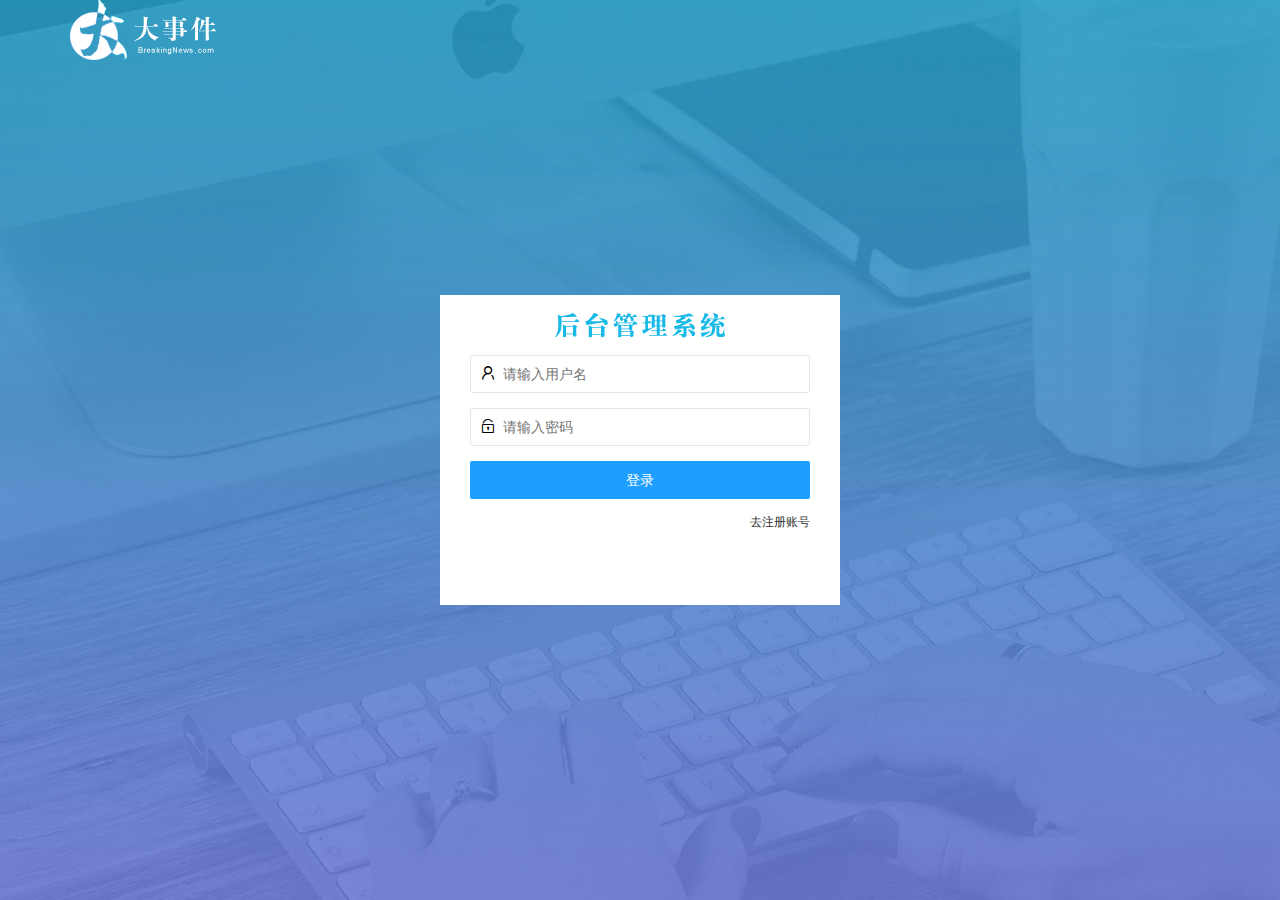
<file: login.html>
<!DOCTYPE html>
<html lang="en">
  <head>
    <meta charset="UTF-8" />
    <meta http-equiv="X-UA-Compatible" content="IE=edge" />
    <meta name="viewport" content="width=device-width, initial-scale=1.0" />
    <title>大事件-登录</title>
    <!-- 导入 LayUI 样式 -->
    <link rel="stylesheet" href="/assets/lib/layui/css/layui.css" />
    <!-- 导入自定义样式 -->
    <link rel="stylesheet" href="/assets/css/login.css" />
  </head>

  <body>
    <!-- 头部 logo 区域 -->
    <div class="layui-main">
      <img src="/assets/images/logo.png" alt="" />
    </div>

    <!-- 登录注册区域 -->
    <div class="loginAndRegBox">
      <!-- 登录标题 -->
      <div class="title-box"></div>
      <!-- 登录 -->
      <div class="login-box">
        <form class="layui-form" id="form_login">
          <!-- 用户名 -->
          <div class="layui-form-item">
            <!-- input框中的字体图标 -->
            <i class="layui-icon layui-icon-username"></i>
            <input
              type="text"
              name="username"
              required
              lay-verify="required"
              placeholder="请输入用户名"
              autocomplete="off"
              class="layui-input"
            />
          </div>

          <!-- 密码 -->
          <div class="layui-form-item">
            <!-- input框中的字体图标 -->
            <i class="layui-icon layui-icon-password"></i>
            <input
              type="password"
              name="password"
              required
              lay-verify="required"
              placeholder="请输入密码"
              autocomplete="off"
              class="layui-input"
            />
          </div>

          <!-- 登录按钮 -->
          <div class="layui-form-item">
            <!-- 注意：表单提交按钮和普通按钮的区别，就是 lay-submit 属性 -->
            <button
              class="layui-btn layui-btn-normal layui-btn-fluid"
              lay-submit
            >
              登录
            </button>
          </div>
          <div class="layui-form-item link">
            <a href="javascript:;" id="link_reg">去注册账号</a>
          </div>
        </form>
      </div>
      <!-- 注册 -->
      <div class="reg-box">
        <form class="layui-form" id="form_reg">
          <!-- 用户名 -->
          <div class="layui-form-item">
            <i class="layui-icon layui-icon-username"></i>
            <input
              type="text"
              name="username"
              required
              lay-verify="required"
              placeholder="请输入用户名"
              autocomplete="off"
              class="layui-input"
            />
          </div>

          <!-- 密码 -->
          <div class="layui-form-item">
            <i class="layui-icon layui-icon-password"></i>
            <input
              type="password"
              name="password"
              required
              lay-verify="required|password"
              placeholder="请输入密码"
              autocomplete="off"
              class="layui-input"
            />
          </div>

          <!-- 确认密码 -->
          <div class="layui-form-item">
            <i class="layui-icon layui-icon-password"></i>
            <input
              type="password"
              name="repassword"
              required
              lay-verify="required|password|repwd"
              placeholder="再次确认密码"
              autocomplete="off"
              class="layui-input"
            />
          </div>

          <!-- 注册按钮 -->
          <div class="layui-form-item">
            <!-- 注意：表单提交按钮和普通按钮的区别，就是 lay-submit 属性 -->
            <button
              class="layui-btn layui-btn-normal layui-btn-fluid"
              lay-submit
            >
              注册
            </button>
          </div>
          <div class="layui-form-item link">
            <a href="javascript:;" id="link_login">去登录</a>
          </div>
        </form>
      </div>
    </div>

    <!-- 要使用layui来校验密码，导入layui.js文件 -->
    <script src="/assets/lib/layui/layui.all.js"></script>
    <!-- 用jquery写，要引入jquery.js文件 -->
    <script src="/assets/lib/jquery.js"></script>

    <!-- 引入请求拦截器的js文件 -->
    <script src="/assets/js/baseAPI.js"></script>
    <!-- 引入自己的login的js文件 -->
    <script src="/assets/js/login.js"></script>
  </body>
</html>
</file>
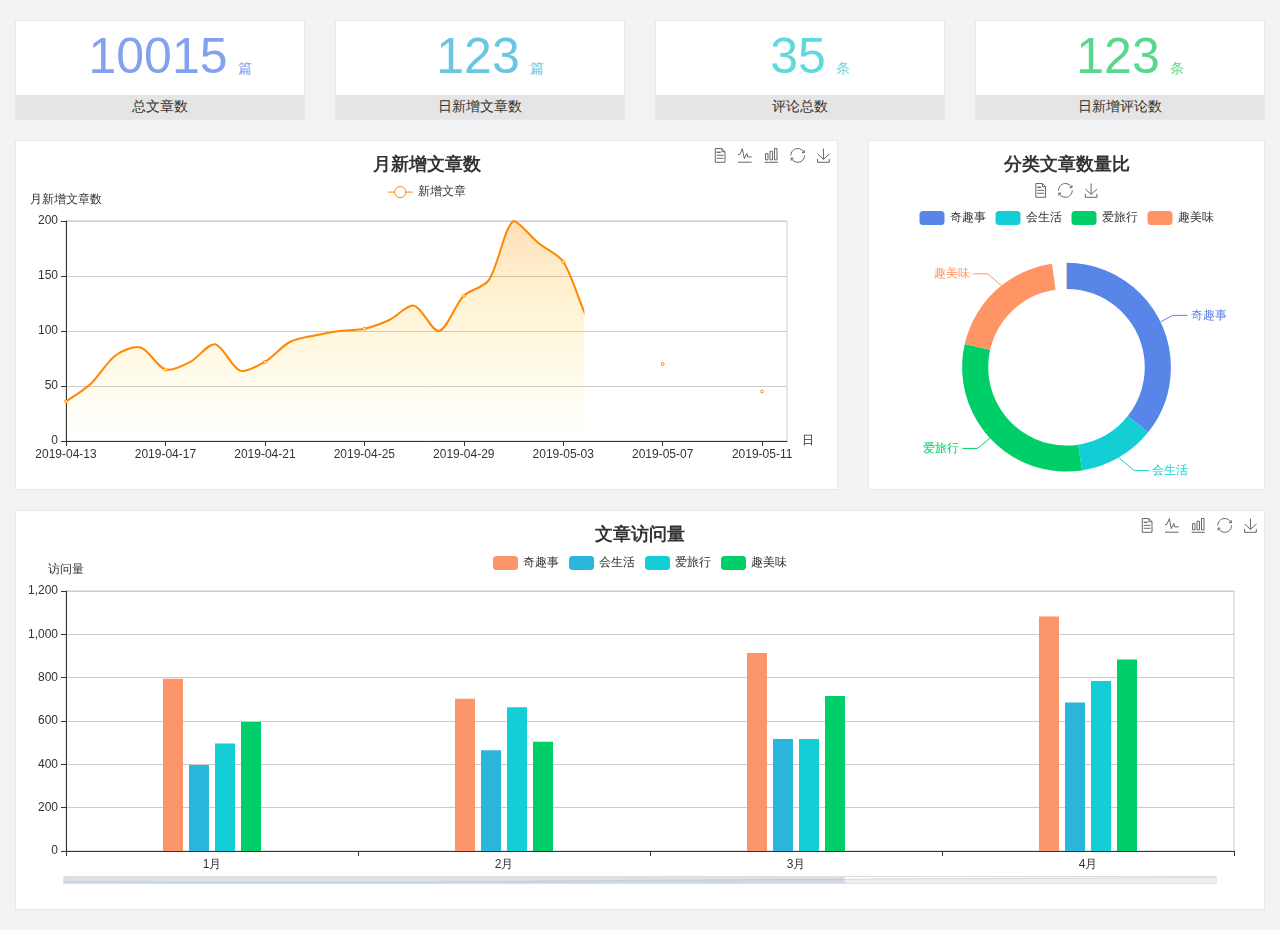
<file: home/dashboard.html>
<!DOCTYPE html>
<html lang="en">

<head>
  <meta charset="UTF-8">
  <meta name="viewport" content="width=device-width, initial-scale=1.0">
  <meta http-equiv="X-UA-Compatible" content="ie=edge">
  <title>图表统计</title>
  <link rel="stylesheet" href="../../assets/lib/bootstrap.css" />
  <link rel="stylesheet" href="../../assets/lib/main.css" />
  <script src="../../assets/lib/jquery.js"></script>
  <script type="text/javascript" src="../../assets/lib/echarts.min.js"></script>
</head>

<body>
  <div class="container-fluid">
    <div class="row spannel_list">
      <div class="col-sm-3 col-xs-6">
        <div class="spannel">
          <em>10015</em><span>篇</span>
          <b>总文章数</b>
        </div>
      </div>
      <div class="col-sm-3 col-xs-6">
        <div class="spannel scolor01">
          <em>123</em><span>篇</span>
          <b>日新增文章数</b>
        </div>
      </div>
      <div class="col-sm-3 col-xs-6">
        <div class="spannel scolor02">
          <em>35</em><span>条</span>
          <b>评论总数</b>
        </div>
      </div>
      <div class="col-sm-3 col-xs-6">
        <div class="spannel scolor03">
          <em>123</em><span>条</span>
          <b>日新增评论数</b>
        </div>
      </div>
    </div>
  </div>

  <div class="container-fluid">
    <div class="row curve-pie">
      <div class="col-lg-8 col-md-8">
        <div class="gragh_pannel" id="curve_show"></div>
      </div>
      <div class="col-lg-4 col-md-4">
        <div class="gragh_pannel" id="pie_show"></div>
      </div>
    </div>
  </div>

  <div class="container-fluid">
    <div class="column_pannel" id="column_show"></div>
  </div>

  <script>
    var oChart = echarts.init(document.getElementById('curve_show'));
    var aList_all = [
      { 'count': 36, 'date': '2019-04-13' },
      { 'count': 52, 'date': '2019-04-14' },
      { 'count': 78, 'date': '2019-04-15' },
      { 'count': 85, 'date': '2019-04-16' },
      { 'count': 65, 'date': '2019-04-17' },
      { 'count': 72, 'date': '2019-04-18' },
      { 'count': 88, 'date': '2019-04-19' },
      { 'count': 64, 'date': '2019-04-20' },
      { 'count': 72, 'date': '2019-04-21' },
      { 'count': 90, 'date': '2019-04-22' },
      { 'count': 96, 'date': '2019-04-23' },
      { 'count': 100, 'date': '2019-04-24' },
      { 'count': 102, 'date': '2019-04-25' },
      { 'count': 110, 'date': '2019-04-26' },
      { 'count': 123, 'date': '2019-04-27' },
      { 'count': 100, 'date': '2019-04-28' },
      { 'count': 132, 'date': '2019-04-29' },
      { 'count': 146, 'date': '2019-04-30' },
      { 'count': 200, 'date': '2019-05-01' },
      { 'count': 180, 'date': '2019-05-02' },
      { 'count': 163, 'date': '2019-05-03' },
      { 'count': 110, 'date': '2019-05-04' },
      { 'count': 80, 'date': '2019-05-05' },
      { 'count': 82, 'date': '2019-05-06' },
      { 'count': 70, 'date': '2019-05-07' },
      { 'count': 65, 'date': '2019-05-08' },
      { 'count': 54, 'date': '2019-05-09' },
      { 'count': 40, 'date': '2019-05-10' },
      { 'count': 45, 'date': '2019-05-11' },
      { 'count': 38, 'date': '2019-05-12' },
    ];

    let aCount = [];
    let aDate = [];

    for (var i = 0; i < aList_all.length; i++) {
      aCount.push(aList_all[i].count);
      aDate.push(aList_all[i].date);
    }

    var chartopt = {
      title: {
        text: '月新增文章数',
        left: 'center',
        top: '10'
      },
      tooltip: {
        trigger: 'axis'
      },
      legend: {
        data: ['新增文章'],
        top: '40'
      },
      toolbox: {
        show: true,
        feature: {
          mark: { show: true },
          dataView: { show: true, readOnly: false },
          magicType: { show: true, type: ['line', 'bar'] },
          restore: { show: true },
          saveAsImage: { show: true }
        }
      },
      calculable: true,
      xAxis: [
        {
          name: '日',
          type: 'category',
          boundaryGap: false,
          data: aDate
        }
      ],
      yAxis: [
        {
          name: '月新增文章数',
          type: 'value'
        }
      ],
      series: [
        {
          name: '新增文章',
          type: 'line',
          smooth: true,
          itemStyle: { normal: { areaStyle: { type: 'default' }, color: '#f80' }, lineStyle: { color: '#f80' } },
          data: aCount
        }],
      areaStyle: {
        normal: {
          color: new echarts.graphic.LinearGradient(0, 0, 0, 1, [{
            offset: 0,
            color: 'rgba(255,136,0,0.39)'
          }, {
            offset: .34,
            color: 'rgba(255,180,0,0.25)'
          }, {
            offset: 1,
            color: 'rgba(255,222,0,0.00)'
          }])

        }
      },
      grid: {
        show: true,
        x: 50,
        x2: 50,
        y: 80,
        height: 220
      }
    };

    oChart.setOption(chartopt);


    var oPie = echarts.init(document.getElementById('pie_show'));
    var oPieopt =
    {
      title: {
        top: 10,
        text: '分类文章数量比',
        x: 'center'
      },
      tooltip: {
        trigger: 'item',
        formatter: "{a} <br/>{b} : {c} ({d}%)"
      },
      color: ['#5885e8', '#13cfd5', '#00ce68', '#ff9565'],
      legend: {
        x: 'center',
        top: 65,
        data: ['奇趣事', '会生活', '爱旅行', '趣美味']
      },
      toolbox: {
        show: true,
        x: 'center',
        top: 35,
        feature: {
          mark: { show: true },
          dataView: { show: true, readOnly: false },
          magicType: {
            show: true,
            type: ['pie', 'funnel'],
            option: {
              funnel: {
                x: '25%',
                width: '50%',
                funnelAlign: 'left',
                max: 1548
              }
            }
          },
          restore: { show: true },
          saveAsImage: { show: true }
        }
      },
      calculable: true,
      series: [
        {
          name: '访问来源',
          type: 'pie',
          radius: ['45%', '60%'],
          center: ['50%', '65%'],
          data: [
            { value: 300, name: '奇趣事' },
            { value: 100, name: '会生活' },
            { value: 260, name: '爱旅行' },
            { value: 180, name: '趣美味' }
          ]
        }
      ]
    };
    oPie.setOption(oPieopt);



    var oColumn = this.echarts.init(document.getElementById('column_show'));
    var oColumnopt =
    {
      title: {
        text: '文章访问量',
        left: 'center',
        top: '10'
      },
      tooltip: {
        trigger: 'axis'
      },
      legend: {
        data: ['奇趣事', '会生活', '爱旅行', '趣美味'],
        top: '40'
      },
      toolbox: {
        show: true,
        feature: {
          mark: { show: true },
          dataView: { show: true, readOnly: false },
          magicType: { show: true, type: ['line', 'bar'] },
          restore: { show: true },
          saveAsImage: { show: true }
        }
      },
      calculable: true,
      xAxis: [
        {
          type: 'category',
          data: ['1月', '2月', '3月', '4月', '5月']
        }
      ],
      yAxis: [
        {
          name: '访问量',
          type: 'value'
        }
      ],
      series: [
        {
          name: '奇趣事',
          type: 'bar',
          barWidth: 20,
          itemStyle: {
            normal: { areaStyle: { type: 'default' }, color: '#fd956a' }
          },
          data: [800, 708, 920, 1090, 1200]
        },
        {
          name: '会生活',
          type: 'bar',
          barWidth: 20,
          itemStyle: {
            normal: { areaStyle: { type: 'default' }, color: '#2bb6db' }
          },
          data: [400, 468, 520, 690, 800]
        },
        {
          name: '爱旅行',
          type: 'bar',
          barWidth: 20,
          itemStyle: {
            normal: { areaStyle: { type: 'default' }, color: '#13cfd5' }
          },
          data: [500, 668, 520, 790, 900]
        },
        {
          name: '趣美味',
          type: 'bar',
          barWidth: 20,
          itemStyle: {
            normal: { areaStyle: { type: 'default' }, color: '#00ce68' }
          },
          data: [600, 508, 720, 890, 1000]
        }
      ],
      grid: {
        show: true,
        x: 50,
        x2: 30,
        y: 80,
        height: 260
      },
      dataZoom: [//给x轴设置滚动条
        {
          start: 0,//默认为0
          end: 100 - 1000 / 31,//默认为100
          type: 'slider',
          show: true,
          xAxisIndex: [0],
          handleSize: 0,//滑动条的 左右2个滑动条的大小
          height: 8,//组件高度
          left: 45, //左边的距离
          right: 50,//右边的距离
          bottom: 26,//右边的距离
          handleColor: '#ddd',//h滑动图标的颜色
          handleStyle: {
            borderColor: "#cacaca",
            borderWidth: "1",
            shadowBlur: 2,
            background: "#ddd",
            shadowColor: "#ddd",
          }
        }]
    };
    oColumn.setOption(oColumnopt);
  </script>
</body>

</html>
</file>
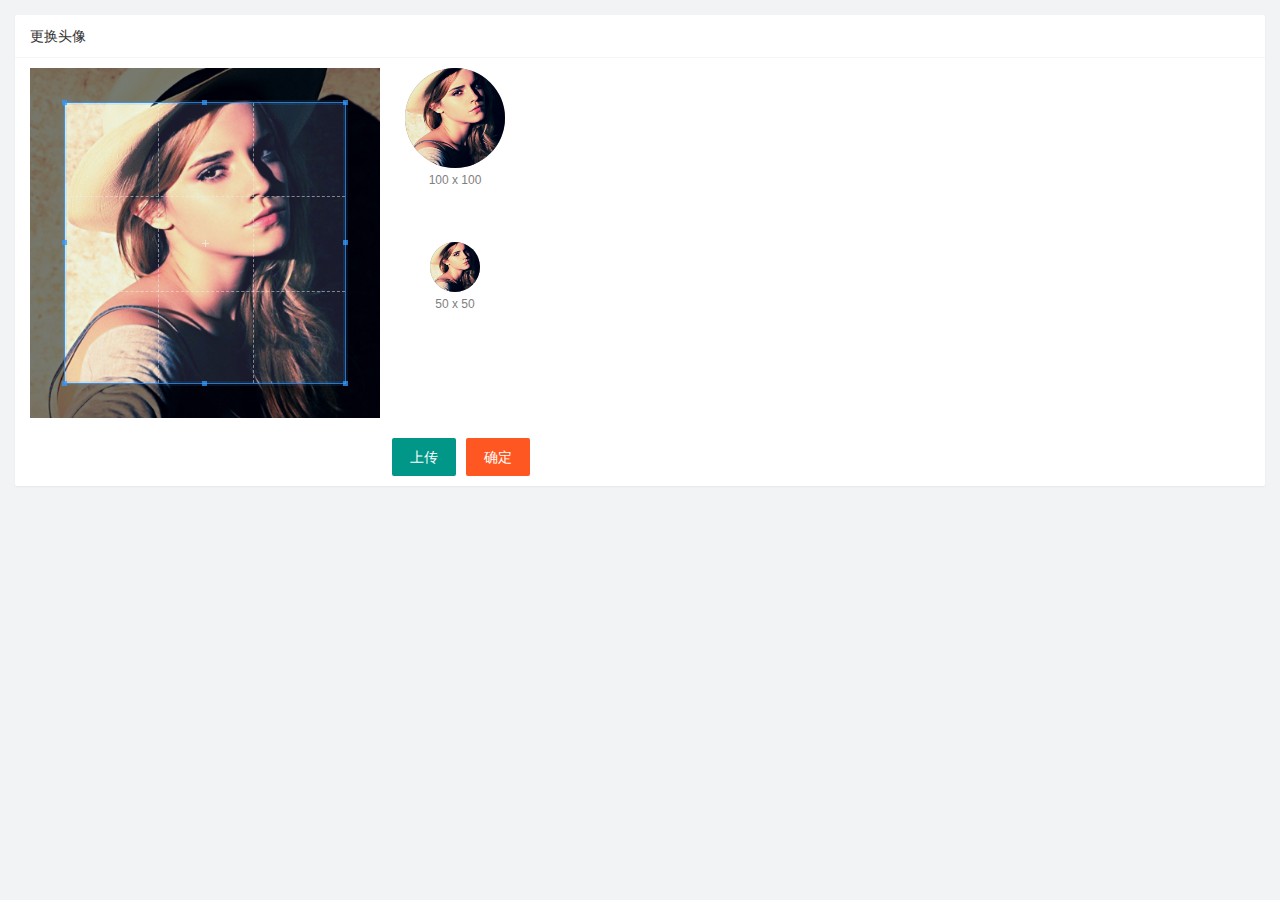
<file: user/user_avatar.html>
<!DOCTYPE html>
<html lang="en">

<head>
    <meta charset="UTF-8" />
    <meta http-equiv="X-UA-Compatible" content="IE=edge" />
    <meta name="viewport" content="width=device-width, initial-scale=1.0" />
    <title>Document</title>
    <link rel="stylesheet" href="/assets/lib/layui/css/layui.css" />
    <link rel="stylesheet" href="/assets/lib/cropper/cropper.css" />
    <link rel="stylesheet" href="/assets/css/user/user_avatar.css" />
</head>

<body>
    <div class="layui-card">
        <div class="layui-card-header">更换头像</div>
        <div class="layui-card-body">
            <!-- 第一行的图片裁剪和预览区域 -->
            <div class="row1">
                <!-- 图片裁剪区域 -->
                <div class="cropper-box">
                    <!-- 这个 img 标签很重要，将来会把它初始化为裁剪区域 -->
                    <img id="image" src="/assets/images/sample.jpg" />
                </div>
                <!-- 图片的预览区域 -->
                <div class="preview-box">
                    <div>
                        <!-- 宽高为 100px 的预览区域 -->
                        <div class="img-preview w100"></div>
                        <p class="size">100 x 100</p>
                    </div>
                    <div>
                        <!-- 宽高为 50px 的预览区域 -->
                        <div class="img-preview w50"></div>
                        <p class="size">50 x 50</p>
                    </div>
                </div>
            </div>
            <!-- 第二行的按钮区域 -->
            <div class="row2">
                <input type="file" id="file" accept="image/png,image/jpeg">
                <button type="button" class="layui-btn" id="btnChooseImage">上传</button>
                <button type="button" class="layui-btn layui-btn-danger" id="btnUpload">确定</button>
            </div>
        </div>
    </div>
    <script src="/assets/lib/layui/layui.all.js"></script>
    <script src="/assets/lib/jquery.js"></script>
    <script src="/assets/lib/cropper/Cropper.js"></script>
    <script src="/assets/lib/cropper/jquery-cropper.js"></script>
    <script src="/assets/js/baseAPI.js"></script>
    <script src="/assets/js/user/user_avatar.js"></script>
</body>

</html>
</file>
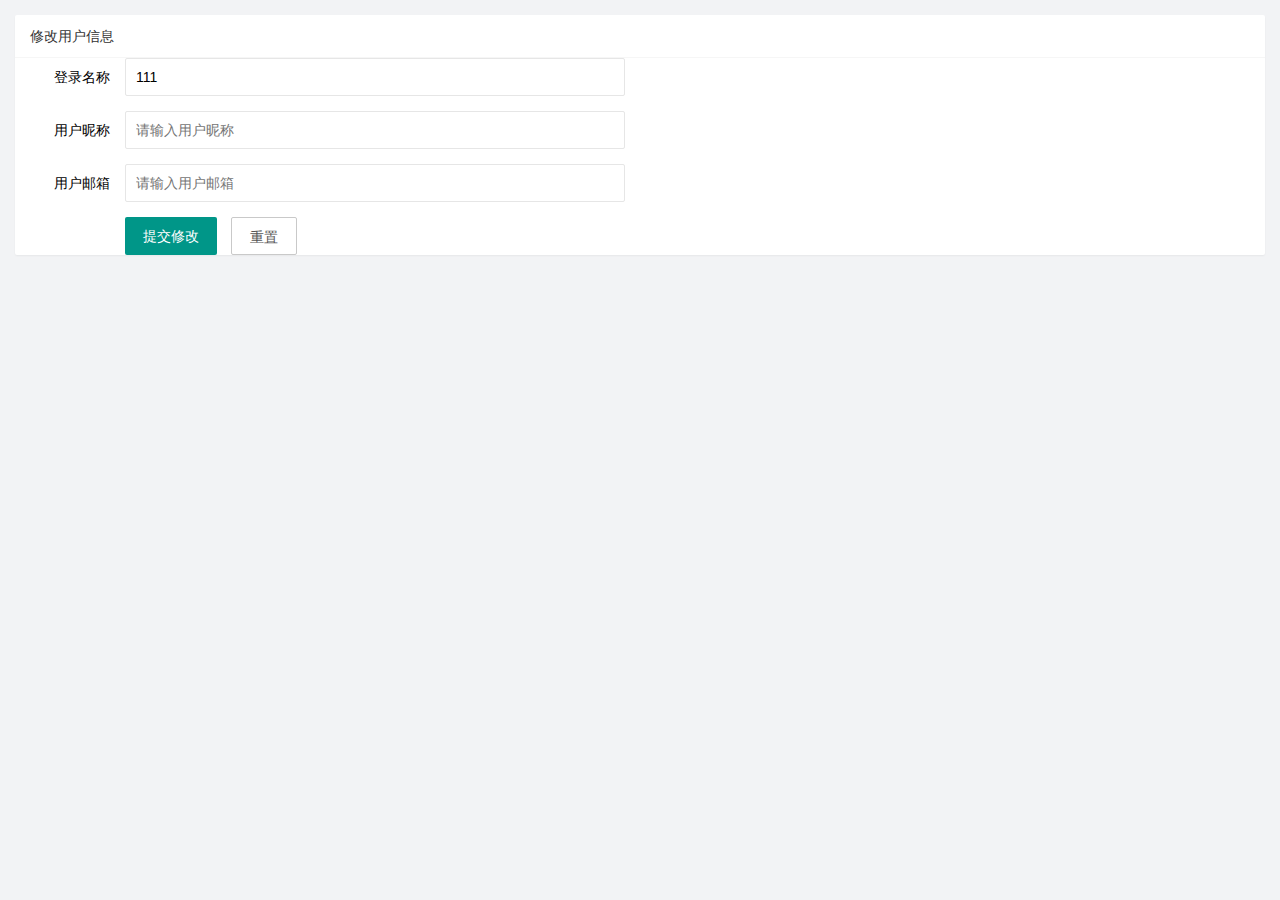
<file: user/user_info.html>
<!DOCTYPE html>
<html lang="en">

<head>
  <meta charset="UTF-8" />
  <meta http-equiv="X-UA-Compatible" content="IE=edge" />
  <meta name="viewport" content="width=device-width, initial-scale=1.0" />
  <title>Document</title>
  <link rel="stylesheet" href="/assets/lib/layui/css/layui.css" />
  <link rel="stylesheet" href="/assets/css/user/user_info.css" />
</head>

<body>
  <div class="layui-card">
    <div class="layui-card-header">修改用户信息</div>
    <!-- form 表单 -->
    <form class="layui-form" action="" lay-filter="formUserInfo">
      <input type="hidden" name="id">
      <div class="layui-form-item">
        <label class="layui-form-label">登录名称</label>
        <div class="layui-input-block">
          <input type="text" name="username" required readonly lay-verify="required" placeholder="请输入登录名称"
            autocomplete="off" class="layui-input" value="111" />
        </div>
      </div>
      <div class="layui-form-item">
        <label class="layui-form-label">用户昵称</label>
        <div class="layui-input-block">
          <input type="text" name="nickname" required lay-verify="required|nickname" placeholder="请输入用户昵称"
            autocomplete="off" class="layui-input" />
        </div>
      </div>
      <div class="layui-form-item">
        <label class="layui-form-label">用户邮箱</label>
        <div class="layui-input-block">
          <input type="text" name="email" required lay-verify="required|email" placeholder="请输入用户邮箱" autocomplete="off"
            class="layui-input" />
        </div>
      </div>
      <div class="layui-form-item">
        <div class="layui-input-block">
          <button class="layui-btn" lay-submit lay-filter="formDemo">
            提交修改
          </button>
          <button type="reset" class="layui-btn layui-btn-primary" id="resetBtn">
            重置
          </button>
        </div>
      </div>
    </form>
  </div>
  <script src="/assets/lib/layui/layui.all.js"></script>
  <script src="/assets/lib/jquery.js"></script>
  <script src="/assets/js/baseAPI.js"></script>
  <script src="/assets/js/user/user_info.js"></script>
</body>

</html>
</file>
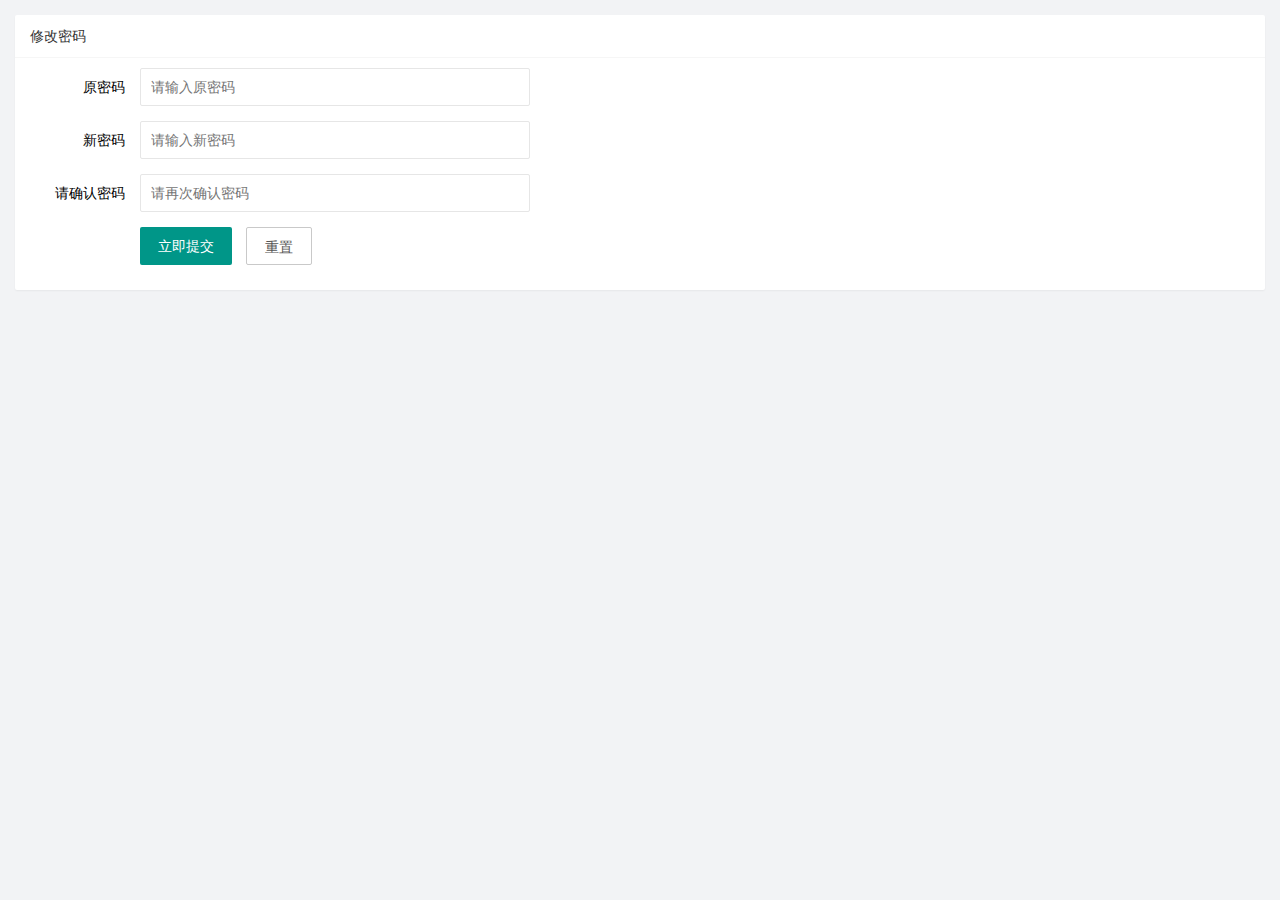
<file: user/user_pwd.html>
<!DOCTYPE html>
<html lang="en">
  <head>
    <meta charset="UTF-8" />
    <meta http-equiv="X-UA-Compatible" content="IE=edge" />
    <meta name="viewport" content="width=device-width, initial-scale=1.0" />
    <title>Document</title>
    <link rel="stylesheet" href="/assets/lib/layui/css/layui.css" />
    <link rel="stylesheet" href="/assets/css/user/user_pwd.css" />
  </head>

  <body>
    <div class="layui-card">
      <div class="layui-card-header">修改密码</div>
      <div class="layui-card-body">
        <form class="layui-form" action="">
          <div class="layui-form-item">
            <label class="layui-form-label">原密码</label>
            <div class="layui-input-block">
              <input
                type="password"
                name="oldPwd"
                required
                lay-verify="required|pwd"
                placeholder="请输入原密码"
                autocomplete="off"
                class="layui-input"
              />
            </div>
          </div>
          <div class="layui-form-item">
            <label class="layui-form-label">新密码</label>
            <div class="layui-input-block">
              <input
                type="password"
                name="newPwd"
                required
                lay-verify="required|pwd|samePwd"
                placeholder="请输入新密码"
                autocomplete="off"
                class="layui-input"
              />
            </div>
          </div>
          <div class="layui-form-item">
            <label class="layui-form-label">请确认密码</label>
            <div class="layui-input-block">
              <input
                type="password"
                name="rePwd"
                required
                lay-verify="required|pwd|rePwd"
                placeholder="请再次确认密码"
                autocomplete="off"
                class="layui-input"
              />
            </div>
          </div>
          <div class="layui-form-item">
            <div class="layui-input-block">
              <button class="layui-btn" lay-submit lay-filter="formDemo">
                立即提交
              </button>
              <button type="reset" class="layui-btn layui-btn-primary">
                重置
              </button>
            </div>
          </div>
        </form>
      </div>
    </div>
    <script src="/assets/lib/layui/layui.all.js"></script>
    <script src="/assets/lib/jquery.js"></script>
    <script src="/assets/js/baseAPI.js"></script>
    <script src="/assets/js/user/user_pwd.js"></script>
  </body>
</html>
</file>
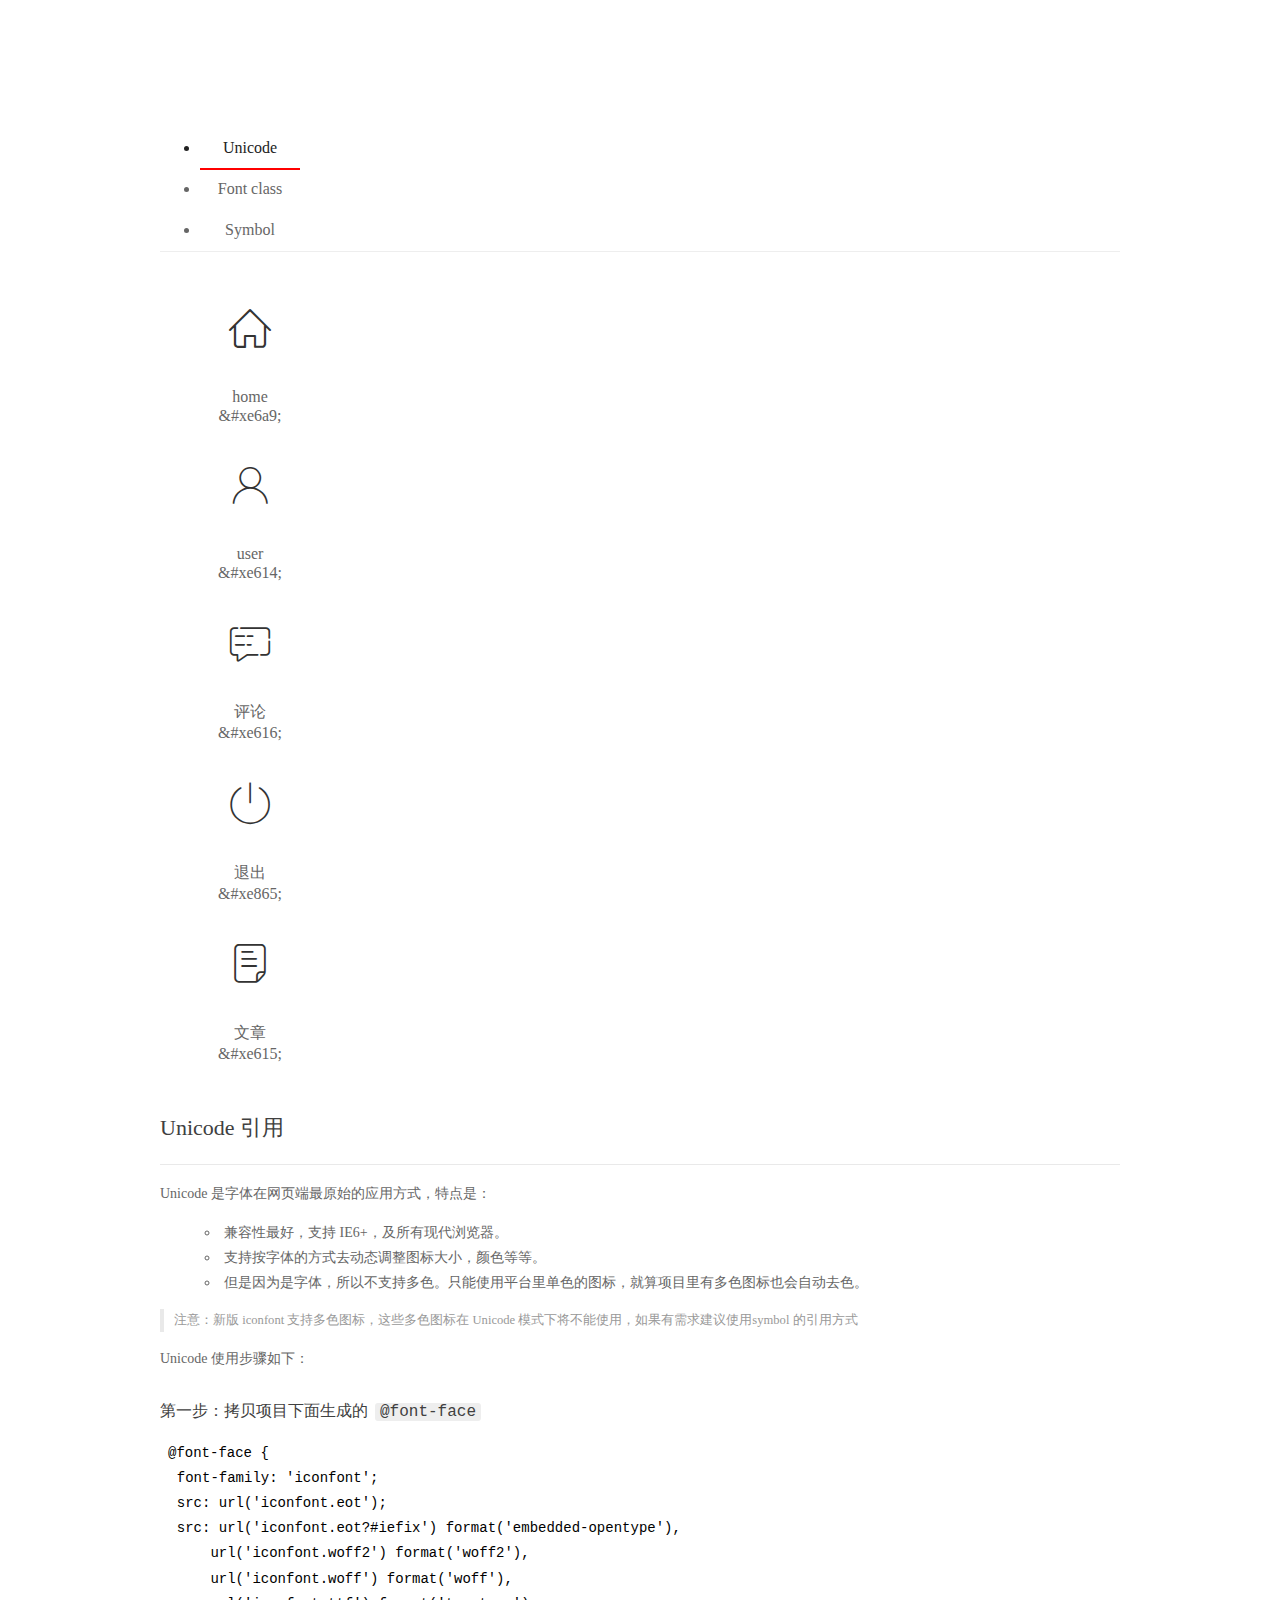
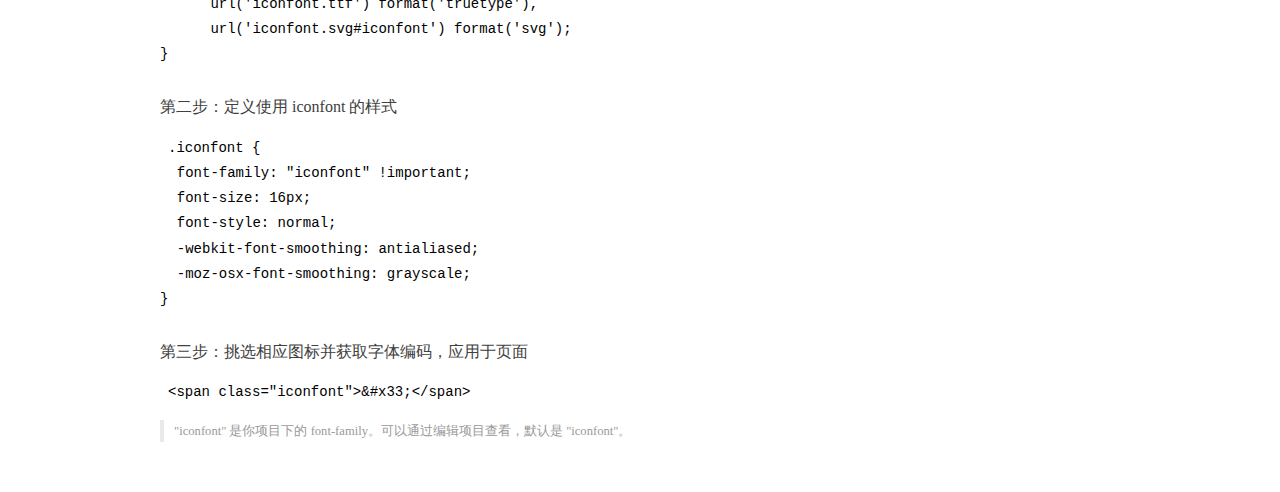
<file: assets/fonts/demo_index.html>
<!DOCTYPE html>
<html>
<head>
  <meta charset="utf-8"/>
  <title>IconFont Demo</title>
  <link rel="shortcut icon" href="https://gtms04.alicdn.com/tps/i4/TB1_oz6GVXXXXaFXpXXJDFnIXXX-64-64.ico" type="image/x-icon"/>
  <link rel="stylesheet" href="https://g.alicdn.com/thx/cube/1.3.2/cube.min.css">
  <link rel="stylesheet" href="demo.css">
  <link rel="stylesheet" href="iconfont.css">
  <script src="iconfont.js"></script>
  <!-- jQuery -->
  <script src="https://a1.alicdn.com/oss/uploads/2018/12/26/7bfddb60-08e8-11e9-9b04-53e73bb6408b.js"></script>
  <!-- 代码高亮 -->
  <script src="https://a1.alicdn.com/oss/uploads/2018/12/26/a3f714d0-08e6-11e9-8a15-ebf944d7534c.js"></script>
</head>
<body>
  <div class="main">
    <h1 class="logo"><a href="https://www.iconfont.cn/" title="iconfont 首页" target="_blank">&#xe86b;</a></h1>
    <div class="nav-tabs">
      <ul id="tabs" class="dib-box">
        <li class="dib active"><span>Unicode</span></li>
        <li class="dib"><span>Font class</span></li>
        <li class="dib"><span>Symbol</span></li>
      </ul>
      
    </div>
    <div class="tab-container">
      <div class="content unicode" style="display: block;">
          <ul class="icon_lists dib-box">
          
            <li class="dib">
              <span class="icon iconfont">&#xe6a9;</span>
                <div class="name">home</div>
                <div class="code-name">&amp;#xe6a9;</div>
              </li>
          
            <li class="dib">
              <span class="icon iconfont">&#xe614;</span>
                <div class="name">user</div>
                <div class="code-name">&amp;#xe614;</div>
              </li>
          
            <li class="dib">
              <span class="icon iconfont">&#xe616;</span>
                <div class="name">评论</div>
                <div class="code-name">&amp;#xe616;</div>
              </li>
          
            <li class="dib">
              <span class="icon iconfont">&#xe865;</span>
                <div class="name">退出</div>
                <div class="code-name">&amp;#xe865;</div>
              </li>
          
            <li class="dib">
              <span class="icon iconfont">&#xe615;</span>
                <div class="name">文章</div>
                <div class="code-name">&amp;#xe615;</div>
              </li>
          
          </ul>
          <div class="article markdown">
          <h2 id="unicode-">Unicode 引用</h2>
          <hr>

          <p>Unicode 是字体在网页端最原始的应用方式，特点是：</p>
          <ul>
            <li>兼容性最好，支持 IE6+，及所有现代浏览器。</li>
            <li>支持按字体的方式去动态调整图标大小，颜色等等。</li>
            <li>但是因为是字体，所以不支持多色。只能使用平台里单色的图标，就算项目里有多色图标也会自动去色。</li>
          </ul>
          <blockquote>
            <p>注意：新版 iconfont 支持多色图标，这些多色图标在 Unicode 模式下将不能使用，如果有需求建议使用symbol 的引用方式</p>
          </blockquote>
          <p>Unicode 使用步骤如下：</p>
          <h3 id="-font-face">第一步：拷贝项目下面生成的 <code>@font-face</code></h3>
<pre><code class="language-css"
>@font-face {
  font-family: 'iconfont';
  src: url('iconfont.eot');
  src: url('iconfont.eot?#iefix') format('embedded-opentype'),
      url('iconfont.woff2') format('woff2'),
      url('iconfont.woff') format('woff'),
      url('iconfont.ttf') format('truetype'),
      url('iconfont.svg#iconfont') format('svg');
}
</code></pre>
          <h3 id="-iconfont-">第二步：定义使用 iconfont 的样式</h3>
<pre><code class="language-css"
>.iconfont {
  font-family: "iconfont" !important;
  font-size: 16px;
  font-style: normal;
  -webkit-font-smoothing: antialiased;
  -moz-osx-font-smoothing: grayscale;
}
</code></pre>
          <h3 id="-">第三步：挑选相应图标并获取字体编码，应用于页面</h3>
<pre>
<code class="language-html"
>&lt;span class="iconfont"&gt;&amp;#x33;&lt;/span&gt;
</code></pre>
          <blockquote>
            <p>"iconfont" 是你项目下的 font-family。可以通过编辑项目查看，默认是 "iconfont"。</p>
          </blockquote>
          </div>
      </div>
      <div class="content font-class">
        <ul class="icon_lists dib-box">
          
          <li class="dib">
            <span class="icon iconfont icon-home"></span>
            <div class="name">
              home
            </div>
            <div class="code-name">.icon-home
            </div>
          </li>
          
          <li class="dib">
            <span class="icon iconfont icon-user"></span>
            <div class="name">
              user
            </div>
            <div class="code-name">.icon-user
            </div>
          </li>
          
          <li class="dib">
            <span class="icon iconfont icon-pinglun"></span>
            <div class="name">
              评论
            </div>
            <div class="code-name">.icon-pinglun
            </div>
          </li>
          
          <li class="dib">
            <span class="icon iconfont icon-tuichu"></span>
            <div class="name">
              退出
            </div>
            <div class="code-name">.icon-tuichu
            </div>
          </li>
          
          <li class="dib">
            <span class="icon iconfont icon-16"></span>
            <div class="name">
              文章
            </div>
            <div class="code-name">.icon-16
            </div>
          </li>
          
        </ul>
        <div class="article markdown">
        <h2 id="font-class-">font-class 引用</h2>
        <hr>

        <p>font-class 是 Unicode 使用方式的一种变种，主要是解决 Unicode 书写不直观，语意不明确的问题。</p>
        <p>与 Unicode 使用方式相比，具有如下特点：</p>
        <ul>
          <li>兼容性良好，支持 IE8+，及所有现代浏览器。</li>
          <li>相比于 Unicode 语意明确，书写更直观。可以很容易分辨这个 icon 是什么。</li>
          <li>因为使用 class 来定义图标，所以当要替换图标时，只需要修改 class 里面的 Unicode 引用。</li>
          <li>不过因为本质上还是使用的字体，所以多色图标还是不支持的。</li>
        </ul>
        <p>使用步骤如下：</p>
        <h3 id="-fontclass-">第一步：引入项目下面生成的 fontclass 代码：</h3>
<pre><code class="language-html">&lt;link rel="stylesheet" href="./iconfont.css"&gt;
</code></pre>
        <h3 id="-">第二步：挑选相应图标并获取类名，应用于页面：</h3>
<pre><code class="language-html">&lt;span class="iconfont icon-xxx"&gt;&lt;/span&gt;
</code></pre>
        <blockquote>
          <p>"
            iconfont" 是你项目下的 font-family。可以通过编辑项目查看，默认是 "iconfont"。</p>
        </blockquote>
      </div>
      </div>
      <div class="content symbol">
          <ul class="icon_lists dib-box">
          
            <li class="dib">
                <svg class="icon svg-icon" aria-hidden="true">
                  <use xlink:href="#icon-home"></use>
                </svg>
                <div class="name">home</div>
                <div class="code-name">#icon-home</div>
            </li>
          
            <li class="dib">
                <svg class="icon svg-icon" aria-hidden="true">
                  <use xlink:href="#icon-user"></use>
                </svg>
                <div class="name">user</div>
                <div class="code-name">#icon-user</div>
            </li>
          
            <li class="dib">
                <svg class="icon svg-icon" aria-hidden="true">
                  <use xlink:href="#icon-pinglun"></use>
                </svg>
                <div class="name">评论</div>
                <div class="code-name">#icon-pinglun</div>
            </li>
          
            <li class="dib">
                <svg class="icon svg-icon" aria-hidden="true">
                  <use xlink:href="#icon-tuichu"></use>
                </svg>
                <div class="name">退出</div>
                <div class="code-name">#icon-tuichu</div>
            </li>
          
            <li class="dib">
                <svg class="icon svg-icon" aria-hidden="true">
                  <use xlink:href="#icon-16"></use>
                </svg>
                <div class="name">文章</div>
                <div class="code-name">#icon-16</div>
            </li>
          
          </ul>
          <div class="article markdown">
          <h2 id="symbol-">Symbol 引用</h2>
          <hr>

          <p>这是一种全新的使用方式，应该说这才是未来的主流，也是平台目前推荐的用法。相关介绍可以参考这篇<a href="">文章</a>
            这种用法其实是做了一个 SVG 的集合，与另外两种相比具有如下特点：</p>
          <ul>
            <li>支持多色图标了，不再受单色限制。</li>
            <li>通过一些技巧，支持像字体那样，通过 <code>font-size</code>, <code>color</code> 来调整样式。</li>
            <li>兼容性较差，支持 IE9+，及现代浏览器。</li>
            <li>浏览器渲染 SVG 的性能一般，还不如 png。</li>
          </ul>
          <p>使用步骤如下：</p>
          <h3 id="-symbol-">第一步：引入项目下面生成的 symbol 代码：</h3>
<pre><code class="language-html">&lt;script src="./iconfont.js"&gt;&lt;/script&gt;
</code></pre>
          <h3 id="-css-">第二步：加入通用 CSS 代码（引入一次就行）：</h3>
<pre><code class="language-html">&lt;style&gt;
.icon {
  width: 1em;
  height: 1em;
  vertical-align: -0.15em;
  fill: currentColor;
  overflow: hidden;
}
&lt;/style&gt;
</code></pre>
          <h3 id="-">第三步：挑选相应图标并获取类名，应用于页面：</h3>
<pre><code class="language-html">&lt;svg class="icon" aria-hidden="true"&gt;
  &lt;use xlink:href="#icon-xxx"&gt;&lt;/use&gt;
&lt;/svg&gt;
</code></pre>
          </div>
      </div>

    </div>
  </div>
  <script>
  $(document).ready(function () {
      $('.tab-container .content:first').show()

      $('#tabs li').click(function (e) {
        var tabContent = $('.tab-container .content')
        var index = $(this).index()

        if ($(this).hasClass('active')) {
          return
        } else {
          $('#tabs li').removeClass('active')
          $(this).addClass('active')

          tabContent.hide().eq(index).fadeIn()
        }
      })
    })
  </script>
</body>
</html>
</file>
<file: assets/lib/layui/css/layui.css>
/** layui-v2.5.5 MIT License By https://www.layui.com */
 .layui-inline,img{display:inline-block;vertical-align:middle}h1,h2,h3,h4,h5,h6{font-weight:400}.layui-edge,.layui-header,.layui-inline,.layui-main{position:relative}.layui-body,.layui-edge,.layui-elip{overflow:hidden}.layui-btn,.layui-edge,.layui-inline,img{vertical-align:middle}.layui-btn,.layui-disabled,.layui-icon,.layui-unselect{-moz-user-select:none;-webkit-user-select:none;-ms-user-select:none}.layui-elip,.layui-form-checkbox span,.layui-form-pane .layui-form-label{text-overflow:ellipsis;white-space:nowrap}.layui-breadcrumb,.layui-tree-btnGroup{visibility:hidden}blockquote,body,button,dd,div,dl,dt,form,h1,h2,h3,h4,h5,h6,input,li,ol,p,pre,td,textarea,th,ul{margin:0;padding:0;-webkit-tap-highlight-color:rgba(0,0,0,0)}a:active,a:hover{outline:0}img{border:none}li{list-style:none}table{border-collapse:collapse;border-spacing:0}h4,h5,h6{font-size:100%}button,input,optgroup,option,select,textarea{font-family:inherit;font-size:inherit;font-style:inherit;font-weight:inherit;outline:0}pre{white-space:pre-wrap;white-space:-moz-pre-wrap;white-space:-pre-wrap;white-space:-o-pre-wrap;word-wrap:break-word}body{line-height:24px;font:14px Helvetica Neue,Helvetica,PingFang SC,Tahoma,Arial,sans-serif}hr{height:1px;margin:10px 0;border:0;clear:both}a{color:#333;text-decoration:none}a:hover{color:#777}a cite{font-style:normal;*cursor:pointer}.layui-border-box,.layui-border-box *{box-sizing:border-box}.layui-box,.layui-box *{box-sizing:content-box}.layui-clear{clear:both;*zoom:1}.layui-clear:after{content:'\20';clear:both;*zoom:1;display:block;height:0}.layui-inline{*display:inline;*zoom:1}.layui-edge{display:inline-block;width:0;height:0;border-width:6px;border-style:dashed;border-color:transparent}.layui-edge-top{top:-4px;border-bottom-color:#999;border-bottom-style:solid}.layui-edge-right{border-left-color:#999;border-left-style:solid}.layui-edge-bottom{top:2px;border-top-color:#999;border-top-style:solid}.layui-edge-left{border-right-color:#999;border-right-style:solid}.layui-disabled,.layui-disabled:hover{color:#d2d2d2!important;cursor:not-allowed!important}.layui-circle{border-radius:100%}.layui-show{display:block!important}.layui-hide{display:none!important}@font-face{font-family:layui-icon;src:url(../font/iconfont.eot?v=250);src:url(../font/iconfont.eot?v=250#iefix) format('embedded-opentype'),url(../font/iconfont.woff2?v=250) format('woff2'),url(../font/iconfont.woff?v=250) format('woff'),url(../font/iconfont.ttf?v=250) format('truetype'),url(../font/iconfont.svg?v=250#layui-icon) format('svg')}.layui-icon{font-family:layui-icon!important;font-size:16px;font-style:normal;-webkit-font-smoothing:antialiased;-moz-osx-font-smoothing:grayscale}.layui-icon-reply-fill:before{content:"\e611"}.layui-icon-set-fill:before{content:"\e614"}.layui-icon-menu-fill:before{content:"\e60f"}.layui-icon-search:before{content:"\e615"}.layui-icon-share:before{content:"\e641"}.layui-icon-set-sm:before{content:"\e620"}.layui-icon-engine:before{content:"\e628"}.layui-icon-close:before{content:"\1006"}.layui-icon-close-fill:before{content:"\1007"}.layui-icon-chart-screen:before{content:"\e629"}.layui-icon-star:before{content:"\e600"}.layui-icon-circle-dot:before{content:"\e617"}.layui-icon-chat:before{content:"\e606"}.layui-icon-release:before{content:"\e609"}.layui-icon-list:before{content:"\e60a"}.layui-icon-chart:before{content:"\e62c"}.layui-icon-ok-circle:before{content:"\1005"}.layui-icon-layim-theme:before{content:"\e61b"}.layui-icon-table:before{content:"\e62d"}.layui-icon-right:before{content:"\e602"}.layui-icon-left:before{content:"\e603"}.layui-icon-cart-simple:before{content:"\e698"}.layui-icon-face-cry:before{content:"\e69c"}.layui-icon-face-smile:before{content:"\e6af"}.layui-icon-survey:before{content:"\e6b2"}.layui-icon-tree:before{content:"\e62e"}.layui-icon-upload-circle:before{content:"\e62f"}.layui-icon-add-circle:before{content:"\e61f"}.layui-icon-download-circle:before{content:"\e601"}.layui-icon-templeate-1:before{content:"\e630"}.layui-icon-util:before{content:"\e631"}.layui-icon-face-surprised:before{content:"\e664"}.layui-icon-edit:before{content:"\e642"}.layui-icon-speaker:before{content:"\e645"}.layui-icon-down:before{content:"\e61a"}.layui-icon-file:before{content:"\e621"}.layui-icon-layouts:before{content:"\e632"}.layui-icon-rate-half:before{content:"\e6c9"}.layui-icon-add-circle-fine:before{content:"\e608"}.layui-icon-prev-circle:before{content:"\e633"}.layui-icon-read:before{content:"\e705"}.layui-icon-404:before{content:"\e61c"}.layui-icon-carousel:before{content:"\e634"}.layui-icon-help:before{content:"\e607"}.layui-icon-code-circle:before{content:"\e635"}.layui-icon-water:before{content:"\e636"}.layui-icon-username:before{content:"\e66f"}.layui-icon-find-fill:before{content:"\e670"}.layui-icon-about:before{content:"\e60b"}.layui-icon-location:before{content:"\e715"}.layui-icon-up:before{content:"\e619"}.layui-icon-pause:before{content:"\e651"}.layui-icon-date:before{content:"\e637"}.layui-icon-layim-uploadfile:before{content:"\e61d"}.layui-icon-delete:before{content:"\e640"}.layui-icon-play:before{content:"\e652"}.layui-icon-top:before{content:"\e604"}.layui-icon-friends:before{content:"\e612"}.layui-icon-refresh-3:before{content:"\e9aa"}.layui-icon-ok:before{content:"\e605"}.layui-icon-layer:before{content:"\e638"}.layui-icon-face-smile-fine:before{content:"\e60c"}.layui-icon-dollar:before{content:"\e659"}.layui-icon-group:before{content:"\e613"}.layui-icon-layim-download:before{content:"\e61e"}.layui-icon-picture-fine:before{content:"\e60d"}.layui-icon-link:before{content:"\e64c"}.layui-icon-diamond:before{content:"\e735"}.layui-icon-log:before{content:"\e60e"}.layui-icon-rate-solid:before{content:"\e67a"}.layui-icon-fonts-del:before{content:"\e64f"}.layui-icon-unlink:before{content:"\e64d"}.layui-icon-fonts-clear:before{content:"\e639"}.layui-icon-triangle-r:before{content:"\e623"}.layui-icon-circle:before{content:"\e63f"}.layui-icon-radio:before{content:"\e643"}.layui-icon-align-center:before{content:"\e647"}.layui-icon-align-right:before{content:"\e648"}.layui-icon-align-left:before{content:"\e649"}.layui-icon-loading-1:before{content:"\e63e"}.layui-icon-return:before{content:"\e65c"}.layui-icon-fonts-strong:before{content:"\e62b"}.layui-icon-upload:before{content:"\e67c"}.layui-icon-dialogue:before{content:"\e63a"}.layui-icon-video:before{content:"\e6ed"}.layui-icon-headset:before{content:"\e6fc"}.layui-icon-cellphone-fine:before{content:"\e63b"}.layui-icon-add-1:before{content:"\e654"}.layui-icon-face-smile-b:before{content:"\e650"}.layui-icon-fonts-html:before{content:"\e64b"}.layui-icon-form:before{content:"\e63c"}.layui-icon-cart:before{content:"\e657"}.layui-icon-camera-fill:before{content:"\e65d"}.layui-icon-tabs:before{content:"\e62a"}.layui-icon-fonts-code:before{content:"\e64e"}.layui-icon-fire:before{content:"\e756"}.layui-icon-set:before{content:"\e716"}.layui-icon-fonts-u:before{content:"\e646"}.layui-icon-triangle-d:before{content:"\e625"}.layui-icon-tips:before{content:"\e702"}.layui-icon-picture:before{content:"\e64a"}.layui-icon-more-vertical:before{content:"\e671"}.layui-icon-flag:before{content:"\e66c"}.layui-icon-loading:before{content:"\e63d"}.layui-icon-fonts-i:before{content:"\e644"}.layui-icon-refresh-1:before{content:"\e666"}.layui-icon-rmb:before{content:"\e65e"}.layui-icon-home:before{content:"\e68e"}.layui-icon-user:before{content:"\e770"}.layui-icon-notice:before{content:"\e667"}.layui-icon-login-weibo:before{content:"\e675"}.layui-icon-voice:before{content:"\e688"}.layui-icon-upload-drag:before{content:"\e681"}.layui-icon-login-qq:before{content:"\e676"}.layui-icon-snowflake:before{content:"\e6b1"}.layui-icon-file-b:before{content:"\e655"}.layui-icon-template:before{content:"\e663"}.layui-icon-auz:before{content:"\e672"}.layui-icon-console:before{content:"\e665"}.layui-icon-app:before{content:"\e653"}.layui-icon-prev:before{content:"\e65a"}.layui-icon-website:before{content:"\e7ae"}.layui-icon-next:before{content:"\e65b"}.layui-icon-component:before{content:"\e857"}.layui-icon-more:before{content:"\e65f"}.layui-icon-login-wechat:before{content:"\e677"}.layui-icon-shrink-right:before{content:"\e668"}.layui-icon-spread-left:before{content:"\e66b"}.layui-icon-camera:before{content:"\e660"}.layui-icon-note:before{content:"\e66e"}.layui-icon-refresh:before{content:"\e669"}.layui-icon-female:before{content:"\e661"}.layui-icon-male:before{content:"\e662"}.layui-icon-password:before{content:"\e673"}.layui-icon-senior:before{content:"\e674"}.layui-icon-theme:before{content:"\e66a"}.layui-icon-tread:before{content:"\e6c5"}.layui-icon-praise:before{content:"\e6c6"}.layui-icon-star-fill:before{content:"\e658"}.layui-icon-rate:before{content:"\e67b"}.layui-icon-template-1:before{content:"\e656"}.layui-icon-vercode:before{content:"\e679"}.layui-icon-cellphone:before{content:"\e678"}.layui-icon-screen-full:before{content:"\e622"}.layui-icon-screen-restore:before{content:"\e758"}.layui-icon-cols:before{content:"\e610"}.layui-icon-export:before{content:"\e67d"}.layui-icon-print:before{content:"\e66d"}.layui-icon-slider:before{content:"\e714"}.layui-icon-addition:before{content:"\e624"}.layui-icon-subtraction:before{content:"\e67e"}.layui-icon-service:before{content:"\e626"}.layui-icon-transfer:before{content:"\e691"}.layui-main{width:1140px;margin:0 auto}.layui-header{z-index:1000;height:60px}.layui-header a:hover{transition:all .5s;-webkit-transition:all .5s}.layui-side{position:fixed;left:0;top:0;bottom:0;z-index:999;width:200px;overflow-x:hidden}.layui-side-scroll{position:relative;width:220px;height:100%;overflow-x:hidden}.layui-body{position:absolute;left:200px;right:0;top:0;bottom:0;z-index:998;width:auto;overflow-y:auto;box-sizing:border-box}.layui-layout-body{overflow:hidden}.layui-layout-admin .layui-header{background-color:#23262E}.layui-layout-admin .layui-side{top:60px;width:200px;overflow-x:hidden}.layui-layout-admin .layui-body{position:fixed;top:60px;bottom:44px}.layui-layout-admin .layui-main{width:auto;margin:0 15px}.layui-layout-admin .layui-footer{position:fixed;left:200px;right:0;bottom:0;height:44px;line-height:44px;padding:0 15px;background-color:#eee}.layui-layout-admin .layui-logo{position:absolute;left:0;top:0;width:200px;height:100%;line-height:60px;text-align:center;color:#009688;font-size:16px}.layui-layout-admin .layui-header .layui-nav{background:0 0}.layui-layout-left{position:absolute!important;left:200px;top:0}.layui-layout-right{position:absolute!important;right:0;top:0}.layui-container{position:relative;margin:0 auto;padding:0 15px;box-sizing:border-box}.layui-fluid{position:relative;margin:0 auto;padding:0 15px}.layui-row:after,.layui-row:before{content:'';display:block;clear:both}.layui-col-lg1,.layui-col-lg10,.layui-col-lg11,.layui-col-lg12,.layui-col-lg2,.layui-col-lg3,.layui-col-lg4,.layui-col-lg5,.layui-col-lg6,.layui-col-lg7,.layui-col-lg8,.layui-col-lg9,.layui-col-md1,.layui-col-md10,.layui-col-md11,.layui-col-md12,.layui-col-md2,.layui-col-md3,.layui-col-md4,.layui-col-md5,.layui-col-md6,.layui-col-md7,.layui-col-md8,.layui-col-md9,.layui-col-sm1,.layui-col-sm10,.layui-col-sm11,.layui-col-sm12,.layui-col-sm2,.layui-col-sm3,.layui-col-sm4,.layui-col-sm5,.layui-col-sm6,.layui-col-sm7,.layui-col-sm8,.layui-col-sm9,.layui-col-xs1,.layui-col-xs10,.layui-col-xs11,.layui-col-xs12,.layui-col-xs2,.layui-col-xs3,.layui-col-xs4,.layui-col-xs5,.layui-col-xs6,.layui-col-xs7,.layui-col-xs8,.layui-col-xs9{position:relative;display:block;box-sizing:border-box}.layui-col-xs1,.layui-col-xs10,.layui-col-xs11,.layui-col-xs12,.layui-col-xs2,.layui-col-xs3,.layui-col-xs4,.layui-col-xs5,.layui-col-xs6,.layui-col-xs7,.layui-col-xs8,.layui-col-xs9{float:left}.layui-col-xs1{width:8.33333333%}.layui-col-xs2{width:16.66666667%}.layui-col-xs3{width:25%}.layui-col-xs4{width:33.33333333%}.layui-col-xs5{width:41.66666667%}.layui-col-xs6{width:50%}.layui-col-xs7{width:58.33333333%}.layui-col-xs8{width:66.66666667%}.layui-col-xs9{width:75%}.layui-col-xs10{width:83.33333333%}.layui-col-xs11{width:91.66666667%}.layui-col-xs12{width:100%}.layui-col-xs-offset1{margin-left:8.33333333%}.layui-col-xs-offset2{margin-left:16.66666667%}.layui-col-xs-offset3{margin-left:25%}.layui-col-xs-offset4{margin-left:33.33333333%}.layui-col-xs-offset5{margin-left:41.66666667%}.layui-col-xs-offset6{margin-left:50%}.layui-col-xs-offset7{margin-left:58.33333333%}.layui-col-xs-offset8{margin-left:66.66666667%}.layui-col-xs-offset9{margin-left:75%}.layui-col-xs-offset10{margin-left:83.33333333%}.layui-col-xs-offset11{margin-left:91.66666667%}.layui-col-xs-offset12{margin-left:100%}@media screen and (max-width:768px){.layui-hide-xs{display:none!important}.layui-show-xs-block{display:block!important}.layui-show-xs-inline{display:inline!important}.layui-show-xs-inline-block{display:inline-block!important}}@media screen and (min-width:768px){.layui-container{width:750px}.layui-hide-sm{display:none!important}.layui-show-sm-block{display:block!important}.layui-show-sm-inline{display:inline!important}.layui-show-sm-inline-block{display:inline-block!important}.layui-col-sm1,.layui-col-sm10,.layui-col-sm11,.layui-col-sm12,.layui-col-sm2,.layui-col-sm3,.layui-col-sm4,.layui-col-sm5,.layui-col-sm6,.layui-col-sm7,.layui-col-sm8,.layui-col-sm9{float:left}.layui-col-sm1{width:8.33333333%}.layui-col-sm2{width:16.66666667%}.layui-col-sm3{width:25%}.layui-col-sm4{width:33.33333333%}.layui-col-sm5{width:41.66666667%}.layui-col-sm6{width:50%}.layui-col-sm7{width:58.33333333%}.layui-col-sm8{width:66.66666667%}.layui-col-sm9{width:75%}.layui-col-sm10{width:83.33333333%}.layui-col-sm11{width:91.66666667%}.layui-col-sm12{width:100%}.layui-col-sm-offset1{margin-left:8.33333333%}.layui-col-sm-offset2{margin-left:16.66666667%}.layui-col-sm-offset3{margin-left:25%}.layui-col-sm-offset4{margin-left:33.33333333%}.layui-col-sm-offset5{margin-left:41.66666667%}.layui-col-sm-offset6{margin-left:50%}.layui-col-sm-offset7{margin-left:58.33333333%}.layui-col-sm-offset8{margin-left:66.66666667%}.layui-col-sm-offset9{margin-left:75%}.layui-col-sm-offset10{margin-left:83.33333333%}.layui-col-sm-offset11{margin-left:91.66666667%}.layui-col-sm-offset12{margin-left:100%}}@media screen and (min-width:992px){.layui-container{width:970px}.layui-hide-md{display:none!important}.layui-show-md-block{display:block!important}.layui-show-md-inline{display:inline!important}.layui-show-md-inline-block{display:inline-block!important}.layui-col-md1,.layui-col-md10,.layui-col-md11,.layui-col-md12,.layui-col-md2,.layui-col-md3,.layui-col-md4,.layui-col-md5,.layui-col-md6,.layui-col-md7,.layui-col-md8,.layui-col-md9{float:left}.layui-col-md1{width:8.33333333%}.layui-col-md2{width:16.66666667%}.layui-col-md3{width:25%}.layui-col-md4{width:33.33333333%}.layui-col-md5{width:41.66666667%}.layui-col-md6{width:50%}.layui-col-md7{width:58.33333333%}.layui-col-md8{width:66.66666667%}.layui-col-md9{width:75%}.layui-col-md10{width:83.33333333%}.layui-col-md11{width:91.66666667%}.layui-col-md12{width:100%}.layui-col-md-offset1{margin-left:8.33333333%}.layui-col-md-offset2{margin-left:16.66666667%}.layui-col-md-offset3{margin-left:25%}.layui-col-md-offset4{margin-left:33.33333333%}.layui-col-md-offset5{margin-left:41.66666667%}.layui-col-md-offset6{margin-left:50%}.layui-col-md-offset7{margin-left:58.33333333%}.layui-col-md-offset8{margin-left:66.66666667%}.layui-col-md-offset9{margin-left:75%}.layui-col-md-offset10{margin-left:83.33333333%}.layui-col-md-offset11{margin-left:91.66666667%}.layui-col-md-offset12{margin-left:100%}}@media screen and (min-width:1200px){.layui-container{width:1170px}.layui-hide-lg{display:none!important}.layui-show-lg-block{display:block!important}.layui-show-lg-inline{display:inline!important}.layui-show-lg-inline-block{display:inline-block!important}.layui-col-lg1,.layui-col-lg10,.layui-col-lg11,.layui-col-lg12,.layui-col-lg2,.layui-col-lg3,.layui-col-lg4,.layui-col-lg5,.layui-col-lg6,.layui-col-lg7,.layui-col-lg8,.layui-col-lg9{float:left}.layui-col-lg1{width:8.33333333%}.layui-col-lg2{width:16.66666667%}.layui-col-lg3{width:25%}.layui-col-lg4{width:33.33333333%}.layui-col-lg5{width:41.66666667%}.layui-col-lg6{width:50%}.layui-col-lg7{width:58.33333333%}.layui-col-lg8{width:66.66666667%}.layui-col-lg9{width:75%}.layui-col-lg10{width:83.33333333%}.layui-col-lg11{width:91.66666667%}.layui-col-lg12{width:100%}.layui-col-lg-offset1{margin-left:8.33333333%}.layui-col-lg-offset2{margin-left:16.66666667%}.layui-col-lg-offset3{margin-left:25%}.layui-col-lg-offset4{margin-left:33.33333333%}.layui-col-lg-offset5{margin-left:41.66666667%}.layui-col-lg-offset6{margin-left:50%}.layui-col-lg-offset7{margin-left:58.33333333%}.layui-col-lg-offset8{margin-left:66.66666667%}.layui-col-lg-offset9{margin-left:75%}.layui-col-lg-offset10{margin-left:83.33333333%}.layui-col-lg-offset11{margin-left:91.66666667%}.layui-col-lg-offset12{margin-left:100%}}.layui-col-space1{margin:-.5px}.layui-col-space1>*{padding:.5px}.layui-col-space3{margin:-1.5px}.layui-col-space3>*{padding:1.5px}.layui-col-space5{margin:-2.5px}.layui-col-space5>*{padding:2.5px}.layui-col-space8{margin:-3.5px}.layui-col-space8>*{padding:3.5px}.layui-col-space10{margin:-5px}.layui-col-space10>*{padding:5px}.layui-col-space12{margin:-6px}.layui-col-space12>*{padding:6px}.layui-col-space15{margin:-7.5px}.layui-col-space15>*{padding:7.5px}.layui-col-space18{margin:-9px}.layui-col-space18>*{padding:9px}.layui-col-space20{margin:-10px}.layui-col-space20>*{padding:10px}.layui-col-space22{margin:-11px}.layui-col-space22>*{padding:11px}.layui-col-space25{margin:-12.5px}.layui-col-space25>*{padding:12.5px}.layui-col-space30{margin:-15px}.layui-col-space30>*{padding:15px}.layui-btn,.layui-input,.layui-select,.layui-textarea,.layui-upload-button{outline:0;-webkit-appearance:none;transition:all .3s;-webkit-transition:all .3s;box-sizing:border-box}.layui-elem-quote{margin-bottom:10px;padding:15px;line-height:22px;border-left:5px solid #009688;border-radius:0 2px 2px 0;background-color:#f2f2f2}.layui-quote-nm{border-style:solid;border-width:1px 1px 1px 5px;background:0 0}.layui-elem-field{margin-bottom:10px;padding:0;border-width:1px;border-style:solid}.layui-elem-field legend{margin-left:20px;padding:0 10px;font-size:20px;font-weight:300}.layui-field-title{margin:10px 0 20px;border-width:1px 0 0}.layui-field-box{padding:10px 15px}.layui-field-title .layui-field-box{padding:10px 0}.layui-progress{position:relative;height:6px;border-radius:20px;background-color:#e2e2e2}.layui-progress-bar{position:absolute;left:0;top:0;width:0;max-width:100%;height:6px;border-radius:20px;text-align:right;background-color:#5FB878;transition:all .3s;-webkit-transition:all .3s}.layui-progress-big,.layui-progress-big .layui-progress-bar{height:18px;line-height:18px}.layui-progress-text{position:relative;top:-20px;line-height:18px;font-size:12px;color:#666}.layui-progress-big .layui-progress-text{position:static;padding:0 10px;color:#fff}.layui-collapse{border-width:1px;border-style:solid;border-radius:2px}.layui-colla-content,.layui-colla-item{border-top-width:1px;border-top-style:solid}.layui-colla-item:first-child{border-top:none}.layui-colla-title{position:relative;height:42px;line-height:42px;padding:0 15px 0 35px;color:#333;background-color:#f2f2f2;cursor:pointer;font-size:14px;overflow:hidden}.layui-colla-content{display:none;padding:10px 15px;line-height:22px;color:#666}.layui-colla-icon{position:absolute;left:15px;top:0;font-size:14px}.layui-card{margin-bottom:15px;border-radius:2px;background-color:#fff;box-shadow:0 1px 2px 0 rgba(0,0,0,.05)}.layui-card:last-child{margin-bottom:0}.layui-card-header{position:relative;height:42px;line-height:42px;padding:0 15px;border-bottom:1px solid #f6f6f6;color:#333;border-radius:2px 2px 0 0;font-size:14px}.layui-bg-black,.layui-bg-blue,.layui-bg-cyan,.layui-bg-green,.layui-bg-orange,.layui-bg-red{color:#fff!important}.layui-card-body{position:relative;padding:10px 15px;line-height:24px}.layui-card-body[pad15]{padding:15px}.layui-card-body[pad20]{padding:20px}.layui-card-body .layui-table{margin:5px 0}.layui-card .layui-tab{margin:0}.layui-panel-window{position:relative;padding:15px;border-radius:0;border-top:5px solid #E6E6E6;background-color:#fff}.layui-auxiliar-moving{position:fixed;left:0;right:0;top:0;bottom:0;width:100%;height:100%;background:0 0;z-index:9999999999}.layui-form-label,.layui-form-mid,.layui-form-select,.layui-input-block,.layui-input-inline,.layui-textarea{position:relative}.layui-bg-red{background-color:#FF5722!important}.layui-bg-orange{background-color:#FFB800!important}.layui-bg-green{background-color:#009688!important}.layui-bg-cyan{background-color:#2F4056!important}.layui-bg-blue{background-color:#1E9FFF!important}.layui-bg-black{background-color:#393D49!important}.layui-bg-gray{background-color:#eee!important;color:#666!important}.layui-badge-rim,.layui-colla-content,.layui-colla-item,.layui-collapse,.layui-elem-field,.layui-form-pane .layui-form-item[pane],.layui-form-pane .layui-form-label,.layui-input,.layui-layedit,.layui-layedit-tool,.layui-quote-nm,.layui-select,.layui-tab-bar,.layui-tab-card,.layui-tab-title,.layui-tab-title .layui-this:after,.layui-textarea{border-color:#e6e6e6}.layui-timeline-item:before,hr{background-color:#e6e6e6}.layui-text{line-height:22px;font-size:14px;color:#666}.layui-text h1,.layui-text h2,.layui-text h3{font-weight:500;color:#333}.layui-text h1{font-size:30px}.layui-text h2{font-size:24px}.layui-text h3{font-size:18px}.layui-text a:not(.layui-btn){color:#01AAED}.layui-text a:not(.layui-btn):hover{text-decoration:underline}.layui-text ul{padding:5px 0 5px 15px}.layui-text ul li{margin-top:5px;list-style-type:disc}.layui-text em,.layui-word-aux{color:#999!important;padding:0 5px!important}.layui-btn{display:inline-block;height:38px;line-height:38px;padding:0 18px;background-color:#009688;color:#fff;white-space:nowrap;text-align:center;font-size:14px;border:none;border-radius:2px;cursor:pointer}.layui-btn:hover{opacity:.8;filter:alpha(opacity=80);color:#fff}.layui-btn:active{opacity:1;filter:alpha(opacity=100)}.layui-btn+.layui-btn{margin-left:10px}.layui-btn-container{font-size:0}.layui-btn-container .layui-btn{margin-right:10px;margin-bottom:10px}.layui-btn-container .layui-btn+.layui-btn{margin-left:0}.layui-table .layui-btn-container .layui-btn{margin-bottom:9px}.layui-btn-radius{border-radius:100px}.layui-btn .layui-icon{margin-right:3px;font-size:18px;vertical-align:bottom;vertical-align:middle\9}.layui-btn-primary{border:1px solid #C9C9C9;background-color:#fff;color:#555}.layui-btn-primary:hover{border-color:#009688;color:#333}.layui-btn-normal{background-color:#1E9FFF}.layui-btn-warm{background-color:#FFB800}.layui-btn-danger{background-color:#FF5722}.layui-btn-checked{background-color:#5FB878}.layui-btn-disabled,.layui-btn-disabled:active,.layui-btn-disabled:hover{border:1px solid #e6e6e6;background-color:#FBFBFB;color:#C9C9C9;cursor:not-allowed;opacity:1}.layui-btn-lg{height:44px;line-height:44px;padding:0 25px;font-size:16px}.layui-btn-sm{height:30px;line-height:30px;padding:0 10px;font-size:12px}.layui-btn-sm i{font-size:16px!important}.layui-btn-xs{height:22px;line-height:22px;padding:0 5px;font-size:12px}.layui-btn-xs i{font-size:14px!important}.layui-btn-group{display:inline-block;vertical-align:middle;font-size:0}.layui-btn-group .layui-btn{margin-left:0!important;margin-right:0!important;border-left:1px solid rgba(255,255,255,.5);border-radius:0}.layui-btn-group .layui-btn-primary{border-left:none}.layui-btn-group .layui-btn-primary:hover{border-color:#C9C9C9;color:#009688}.layui-btn-group .layui-btn:first-child{border-left:none;border-radius:2px 0 0 2px}.layui-btn-group .layui-btn-primary:first-child{border-left:1px solid #c9c9c9}.layui-btn-group .layui-btn:last-child{border-radius:0 2px 2px 0}.layui-btn-group .layui-btn+.layui-btn{margin-left:0}.layui-btn-group+.layui-btn-group{margin-left:10px}.layui-btn-fluid{width:100%}.layui-input,.layui-select,.layui-textarea{height:38px;line-height:1.3;line-height:38px\9;border-width:1px;border-style:solid;background-color:#fff;border-radius:2px}.layui-input::-webkit-input-placeholder,.layui-select::-webkit-input-placeholder,.layui-textarea::-webkit-input-placeholder{line-height:1.3}.layui-input,.layui-textarea{display:block;width:100%;padding-left:10px}.layui-input:hover,.layui-textarea:hover{border-color:#D2D2D2!important}.layui-input:focus,.layui-textarea:focus{border-color:#C9C9C9!important}.layui-textarea{min-height:100px;height:auto;line-height:20px;padding:6px 10px;resize:vertical}.layui-select{padding:0 10px}.layui-form input[type=checkbox],.layui-form input[type=radio],.layui-form select{display:none}.layui-form [lay-ignore]{display:initial}.layui-form-item{margin-bottom:15px;clear:both;*zoom:1}.layui-form-item:after{content:'\20';clear:both;*zoom:1;display:block;height:0}.layui-form-label{float:left;display:block;padding:9px 15px;width:80px;font-weight:400;line-height:20px;text-align:right}.layui-form-label-col{display:block;float:none;padding:9px 0;line-height:20px;text-align:left}.layui-form-item .layui-inline{margin-bottom:5px;margin-right:10px}.layui-input-block{margin-left:110px;min-height:36px}.layui-input-inline{display:inline-block;vertical-align:middle}.layui-form-item .layui-input-inline{float:left;width:190px;margin-right:10px}.layui-form-text .layui-input-inline{width:auto}.layui-form-mid{float:left;display:block;padding:9px 0!important;line-height:20px;margin-right:10px}.layui-form-danger+.layui-form-select .layui-input,.layui-form-danger:focus{border-color:#FF5722!important}.layui-form-select .layui-input{padding-right:30px;cursor:pointer}.layui-form-select .layui-edge{position:absolute;right:10px;top:50%;margin-top:-3px;cursor:pointer;border-width:6px;border-top-color:#c2c2c2;border-top-style:solid;transition:all .3s;-webkit-transition:all .3s}.layui-form-select dl{display:none;position:absolute;left:0;top:42px;padding:5px 0;z-index:899;min-width:100%;border:1px solid #d2d2d2;max-height:300px;overflow-y:auto;background-color:#fff;border-radius:2px;box-shadow:0 2px 4px rgba(0,0,0,.12);box-sizing:border-box}.layui-form-select dl dd,.layui-form-select dl dt{padding:0 10px;line-height:36px;white-space:nowrap;overflow:hidden;text-overflow:ellipsis}.layui-form-select dl dt{font-size:12px;color:#999}.layui-form-select dl dd{cursor:pointer}.layui-form-select dl dd:hover{background-color:#f2f2f2;-webkit-transition:.5s all;transition:.5s all}.layui-form-select .layui-select-group dd{padding-left:20px}.layui-form-select dl dd.layui-select-tips{padding-left:10px!important;color:#999}.layui-form-select dl dd.layui-this{background-color:#5FB878;color:#fff}.layui-form-checkbox,.layui-form-select dl dd.layui-disabled{background-color:#fff}.layui-form-selected dl{display:block}.layui-form-checkbox,.layui-form-checkbox *,.layui-form-switch{display:inline-block;vertical-align:middle}.layui-form-selected .layui-edge{margin-top:-9px;-webkit-transform:rotate(180deg);transform:rotate(180deg);margin-top:-3px\9}:root .layui-form-selected .layui-edge{margin-top:-9px\0/IE9}.layui-form-selectup dl{top:auto;bottom:42px}.layui-select-none{margin:5px 0;text-align:center;color:#999}.layui-select-disabled .layui-disabled{border-color:#eee!important}.layui-select-disabled .layui-edge{border-top-color:#d2d2d2}.layui-form-checkbox{position:relative;height:30px;line-height:30px;margin-right:10px;padding-right:30px;cursor:pointer;font-size:0;-webkit-transition:.1s linear;transition:.1s linear;box-sizing:border-box}.layui-form-checkbox span{padding:0 10px;height:100%;font-size:14px;border-radius:2px 0 0 2px;background-color:#d2d2d2;color:#fff;overflow:hidden}.layui-form-checkbox:hover span{background-color:#c2c2c2}.layui-form-checkbox i{position:absolute;right:0;top:0;width:30px;height:28px;border:1px solid #d2d2d2;border-left:none;border-radius:0 2px 2px 0;color:#fff;font-size:20px;text-align:center}.layui-form-checkbox:hover i{border-color:#c2c2c2;color:#c2c2c2}.layui-form-checked,.layui-form-checked:hover{border-color:#5FB878}.layui-form-checked span,.layui-form-checked:hover span{background-color:#5FB878}.layui-form-checked i,.layui-form-checked:hover i{color:#5FB878}.layui-form-item .layui-form-checkbox{margin-top:4px}.layui-form-checkbox[lay-skin=primary]{height:auto!important;line-height:normal!important;min-width:18px;min-height:18px;border:none!important;margin-right:0;padding-left:28px;padding-right:0;background:0 0}.layui-form-checkbox[lay-skin=primary] span{padding-left:0;padding-right:15px;line-height:18px;background:0 0;color:#666}.layui-form-checkbox[lay-skin=primary] i{right:auto;left:0;width:16px;height:16px;line-height:16px;border:1px solid #d2d2d2;font-size:12px;border-radius:2px;background-color:#fff;-webkit-transition:.1s linear;transition:.1s linear}.layui-form-checkbox[lay-skin=primary]:hover i{border-color:#5FB878;color:#fff}.layui-form-checked[lay-skin=primary] i{border-color:#5FB878!important;background-color:#5FB878;color:#fff}.layui-checkbox-disbaled[lay-skin=primary] span{background:0 0!important;color:#c2c2c2}.layui-checkbox-disbaled[lay-skin=primary]:hover i{border-color:#d2d2d2}.layui-form-item .layui-form-checkbox[lay-skin=primary]{margin-top:10px}.layui-form-switch{position:relative;height:22px;line-height:22px;min-width:35px;padding:0 5px;margin-top:8px;border:1px solid #d2d2d2;border-radius:20px;cursor:pointer;background-color:#fff;-webkit-transition:.1s linear;transition:.1s linear}.layui-form-switch i{position:absolute;left:5px;top:3px;width:16px;height:16px;border-radius:20px;background-color:#d2d2d2;-webkit-transition:.1s linear;transition:.1s linear}.layui-form-switch em{position:relative;top:0;width:25px;margin-left:21px;padding:0!important;text-align:center!important;color:#999!important;font-style:normal!important;font-size:12px}.layui-form-onswitch{border-color:#5FB878;background-color:#5FB878}.layui-checkbox-disbaled,.layui-checkbox-disbaled i{border-color:#e2e2e2!important}.layui-form-onswitch i{left:100%;margin-left:-21px;background-color:#fff}.layui-form-onswitch em{margin-left:5px;margin-right:21px;color:#fff!important}.layui-checkbox-disbaled span{background-color:#e2e2e2!important}.layui-checkbox-disbaled:hover i{color:#fff!important}[lay-radio]{display:none}.layui-form-radio,.layui-form-radio *{display:inline-block;vertical-align:middle}.layui-form-radio{line-height:28px;margin:6px 10px 0 0;padding-right:10px;cursor:pointer;font-size:0}.layui-form-radio *{font-size:14px}.layui-form-radio>i{margin-right:8px;font-size:22px;color:#c2c2c2}.layui-form-radio>i:hover,.layui-form-radioed>i{color:#5FB878}.layui-radio-disbaled>i{color:#e2e2e2!important}.layui-form-pane .layui-form-label{width:110px;padding:8px 15px;height:38px;line-height:20px;border-width:1px;border-style:solid;border-radius:2px 0 0 2px;text-align:center;background-color:#FBFBFB;overflow:hidden;box-sizing:border-box}.layui-form-pane .layui-input-inline{margin-left:-1px}.layui-form-pane .layui-input-block{margin-left:110px;left:-1px}.layui-form-pane .layui-input{border-radius:0 2px 2px 0}.layui-form-pane .layui-form-text .layui-form-label{float:none;width:100%;border-radius:2px;box-sizing:border-box;text-align:left}.layui-form-pane .layui-form-text .layui-input-inline{display:block;margin:0;top:-1px;clear:both}.layui-form-pane .layui-form-text .layui-input-block{margin:0;left:0;top:-1px}.layui-form-pane .layui-form-text .layui-textarea{min-height:100px;border-radius:0 0 2px 2px}.layui-form-pane .layui-form-checkbox{margin:4px 0 4px 10px}.layui-form-pane .layui-form-radio,.layui-form-pane .layui-form-switch{margin-top:6px;margin-left:10px}.layui-form-pane .layui-form-item[pane]{position:relative;border-width:1px;border-style:solid}.layui-form-pane .layui-form-item[pane] .layui-form-label{position:absolute;left:0;top:0;height:100%;border-width:0 1px 0 0}.layui-form-pane .layui-form-item[pane] .layui-input-inline{margin-left:110px}@media screen and (max-width:450px){.layui-form-item .layui-form-label{text-overflow:ellipsis;overflow:hidden;white-space:nowrap}.layui-form-item .layui-inline{display:block;margin-right:0;margin-bottom:20px;clear:both}.layui-form-item .layui-inline:after{content:'\20';clear:both;display:block;height:0}.layui-form-item .layui-input-inline{display:block;float:none;left:-3px;width:auto;margin:0 0 10px 112px}.layui-form-item .layui-input-inline+.layui-form-mid{margin-left:110px;top:-5px;padding:0}.layui-form-item .layui-form-checkbox{margin-right:5px;margin-bottom:5px}}.layui-layedit{border-width:1px;border-style:solid;border-radius:2px}.layui-layedit-tool{padding:3px 5px;border-bottom-width:1px;border-bottom-style:solid;font-size:0}.layedit-tool-fixed{position:fixed;top:0;border-top:1px solid #e2e2e2}.layui-layedit-tool .layedit-tool-mid,.layui-layedit-tool .layui-icon{display:inline-block;vertical-align:middle;text-align:center;font-size:14px}.layui-layedit-tool .layui-icon{position:relative;width:32px;height:30px;line-height:30px;margin:3px 5px;color:#777;cursor:pointer;border-radius:2px}.layui-layedit-tool .layui-icon:hover{color:#393D49}.layui-layedit-tool .layui-icon:active{color:#000}.layui-layedit-tool .layedit-tool-active{background-color:#e2e2e2;color:#000}.layui-layedit-tool .layui-disabled,.layui-layedit-tool .layui-disabled:hover{color:#d2d2d2;cursor:not-allowed}.layui-layedit-tool .layedit-tool-mid{width:1px;height:18px;margin:0 10px;background-color:#d2d2d2}.layedit-tool-html{width:50px!important;font-size:30px!important}.layedit-tool-b,.layedit-tool-code,.layedit-tool-help{font-size:16px!important}.layedit-tool-d,.layedit-tool-face,.layedit-tool-image,.layedit-tool-unlink{font-size:18px!important}.layedit-tool-image input{position:absolute;font-size:0;left:0;top:0;width:100%;height:100%;opacity:.01;filter:Alpha(opacity=1);cursor:pointer}.layui-layedit-iframe iframe{display:block;width:100%}#LAY_layedit_code{overflow:hidden}.layui-laypage{display:inline-block;*display:inline;*zoom:1;vertical-align:middle;margin:10px 0;font-size:0}.layui-laypage>a:first-child,.layui-laypage>a:first-child em{border-radius:2px 0 0 2px}.layui-laypage>a:last-child,.layui-laypage>a:last-child em{border-radius:0 2px 2px 0}.layui-laypage>:first-child{margin-left:0!important}.layui-laypage>:last-child{margin-right:0!important}.layui-laypage a,.layui-laypage button,.layui-laypage input,.layui-laypage select,.layui-laypage span{border:1px solid #e2e2e2}.layui-laypage a,.layui-laypage span{display:inline-block;*display:inline;*zoom:1;vertical-align:middle;padding:0 15px;height:28px;line-height:28px;margin:0 -1px 5px 0;background-color:#fff;color:#333;font-size:12px}.layui-flow-more a *,.layui-laypage input,.layui-table-view select[lay-ignore]{display:inline-block}.layui-laypage a:hover{color:#009688}.layui-laypage em{font-style:normal}.layui-laypage .layui-laypage-spr{color:#999;font-weight:700}.layui-laypage a{text-decoration:none}.layui-laypage .layui-laypage-curr{position:relative}.layui-laypage .layui-laypage-curr em{position:relative;color:#fff}.layui-laypage .layui-laypage-curr .layui-laypage-em{position:absolute;left:-1px;top:-1px;padding:1px;width:100%;height:100%;background-color:#009688}.layui-laypage-em{border-radius:2px}.layui-laypage-next em,.layui-laypage-prev em{font-family:Sim sun;font-size:16px}.layui-laypage .layui-laypage-count,.layui-laypage .layui-laypage-limits,.layui-laypage .layui-laypage-refresh,.layui-laypage .layui-laypage-skip{margin-left:10px;margin-right:10px;padding:0;border:none}.layui-laypage .layui-laypage-limits,.layui-laypage .layui-laypage-refresh{vertical-align:top}.layui-laypage .layui-laypage-refresh i{font-size:18px;cursor:pointer}.layui-laypage select{height:22px;padding:3px;border-radius:2px;cursor:pointer}.layui-laypage .layui-laypage-skip{height:30px;line-height:30px;color:#999}.layui-laypage button,.layui-laypage input{height:30px;line-height:30px;border-radius:2px;vertical-align:top;background-color:#fff;box-sizing:border-box}.layui-laypage input{width:40px;margin:0 10px;padding:0 3px;text-align:center}.layui-laypage input:focus,.layui-laypage select:focus{border-color:#009688!important}.layui-laypage button{margin-left:10px;padding:0 10px;cursor:pointer}.layui-table,.layui-table-view{margin:10px 0}.layui-flow-more{margin:10px 0;text-align:center;color:#999;font-size:14px}.layui-flow-more a{height:32px;line-height:32px}.layui-flow-more a *{vertical-align:top}.layui-flow-more a cite{padding:0 20px;border-radius:3px;background-color:#eee;color:#333;font-style:normal}.layui-flow-more a cite:hover{opacity:.8}.layui-flow-more a i{font-size:30px;color:#737383}.layui-table{width:100%;background-color:#fff;color:#666}.layui-table tr{transition:all .3s;-webkit-transition:all .3s}.layui-table th{text-align:left;font-weight:400}.layui-table tbody tr:hover,.layui-table thead tr,.layui-table-click,.layui-table-header,.layui-table-hover,.layui-table-mend,.layui-table-patch,.layui-table-tool,.layui-table-total,.layui-table-total tr,.layui-table[lay-even] tr:nth-child(even){background-color:#f2f2f2}.layui-table td,.layui-table th,.layui-table-col-set,.layui-table-fixed-r,.layui-table-grid-down,.layui-table-header,.layui-table-page,.layui-table-tips-main,.layui-table-tool,.layui-table-total,.layui-table-view,.layui-table[lay-skin=line],.layui-table[lay-skin=row]{border-width:1px;border-style:solid;border-color:#e6e6e6}.layui-table td,.layui-table th{position:relative;padding:9px 15px;min-height:20px;line-height:20px;font-size:14px}.layui-table[lay-skin=line] td,.layui-table[lay-skin=line] th{border-width:0 0 1px}.layui-table[lay-skin=row] td,.layui-table[lay-skin=row] th{border-width:0 1px 0 0}.layui-table[lay-skin=nob] td,.layui-table[lay-skin=nob] th{border:none}.layui-table img{max-width:100px}.layui-table[lay-size=lg] td,.layui-table[lay-size=lg] th{padding:15px 30px}.layui-table-view .layui-table[lay-size=lg] .layui-table-cell{height:40px;line-height:40px}.layui-table[lay-size=sm] td,.layui-table[lay-size=sm] th{font-size:12px;padding:5px 10px}.layui-table-view .layui-table[lay-size=sm] .layui-table-cell{height:20px;line-height:20px}.layui-table[lay-data]{display:none}.layui-table-box{position:relative;overflow:hidden}.layui-table-view .layui-table{position:relative;width:auto;margin:0}.layui-table-view .layui-table[lay-skin=line]{border-width:0 1px 0 0}.layui-table-view .layui-table[lay-skin=row]{border-width:0 0 1px}.layui-table-view .layui-table td,.layui-table-view .layui-table th{padding:5px 0;border-top:none;border-left:none}.layui-table-view .layui-table th.layui-unselect .layui-table-cell span{cursor:pointer}.layui-table-view .layui-table td{cursor:default}.layui-table-view .layui-table td[data-edit=text]{cursor:text}.layui-table-view .layui-form-checkbox[lay-skin=primary] i{width:18px;height:18px}.layui-table-view .layui-form-radio{line-height:0;padding:0}.layui-table-view .layui-form-radio>i{margin:0;font-size:20px}.layui-table-init{position:absolute;left:0;top:0;width:100%;height:100%;text-align:center;z-index:110}.layui-table-init .layui-icon{position:absolute;left:50%;top:50%;margin:-15px 0 0 -15px;font-size:30px;color:#c2c2c2}.layui-table-header{border-width:0 0 1px;overflow:hidden}.layui-table-header .layui-table{margin-bottom:-1px}.layui-table-tool .layui-inline[lay-event]{position:relative;width:26px;height:26px;padding:5px;line-height:16px;margin-right:10px;text-align:center;color:#333;border:1px solid #ccc;cursor:pointer;-webkit-transition:.5s all;transition:.5s all}.layui-table-tool .layui-inline[lay-event]:hover{border:1px solid #999}.layui-table-tool-temp{padding-right:120px}.layui-table-tool-self{position:absolute;right:17px;top:10px}.layui-table-tool .layui-table-tool-self .layui-inline[lay-event]{margin:0 0 0 10px}.layui-table-tool-panel{position:absolute;top:29px;left:-1px;padding:5px 0;min-width:150px;min-height:40px;border:1px solid #d2d2d2;text-align:left;overflow-y:auto;background-color:#fff;box-shadow:0 2px 4px rgba(0,0,0,.12)}.layui-table-cell,.layui-table-tool-panel li{overflow:hidden;text-overflow:ellipsis;white-space:nowrap}.layui-table-tool-panel li{padding:0 10px;line-height:30px;-webkit-transition:.5s all;transition:.5s all}.layui-table-tool-panel li .layui-form-checkbox[lay-skin=primary]{width:100%;padding-left:28px}.layui-table-tool-panel li:hover{background-color:#f2f2f2}.layui-table-tool-panel li .layui-form-checkbox[lay-skin=primary] i{position:absolute;left:0;top:0}.layui-table-tool-panel li .layui-form-checkbox[lay-skin=primary] span{padding:0}.layui-table-tool .layui-table-tool-self .layui-table-tool-panel{left:auto;right:-1px}.layui-table-col-set{position:absolute;right:0;top:0;width:20px;height:100%;border-width:0 0 0 1px;background-color:#fff}.layui-table-sort{width:10px;height:20px;margin-left:5px;cursor:pointer!important}.layui-table-sort .layui-edge{position:absolute;left:5px;border-width:5px}.layui-table-sort .layui-table-sort-asc{top:3px;border-top:none;border-bottom-style:solid;border-bottom-color:#b2b2b2}.layui-table-sort .layui-table-sort-asc:hover{border-bottom-color:#666}.layui-table-sort .layui-table-sort-desc{bottom:5px;border-bottom:none;border-top-style:solid;border-top-color:#b2b2b2}.layui-table-sort .layui-table-sort-desc:hover{border-top-color:#666}.layui-table-sort[lay-sort=asc] .layui-table-sort-asc{border-bottom-color:#000}.layui-table-sort[lay-sort=desc] .layui-table-sort-desc{border-top-color:#000}.layui-table-cell{height:28px;line-height:28px;padding:0 15px;position:relative;box-sizing:border-box}.layui-table-cell .layui-form-checkbox[lay-skin=primary]{top:-1px;padding:0}.layui-table-cell .layui-table-link{color:#01AAED}.laytable-cell-checkbox,.laytable-cell-numbers,.laytable-cell-radio,.laytable-cell-space{padding:0;text-align:center}.layui-table-body{position:relative;overflow:auto;margin-right:-1px;margin-bottom:-1px}.layui-table-body .layui-none{line-height:26px;padding:15px;text-align:center;color:#999}.layui-table-fixed{position:absolute;left:0;top:0;z-index:101}.layui-table-fixed .layui-table-body{overflow:hidden}.layui-table-fixed-l{box-shadow:0 -1px 8px rgba(0,0,0,.08)}.layui-table-fixed-r{left:auto;right:-1px;border-width:0 0 0 1px;box-shadow:-1px 0 8px rgba(0,0,0,.08)}.layui-table-fixed-r .layui-table-header{position:relative;overflow:visible}.layui-table-mend{position:absolute;right:-49px;top:0;height:100%;width:50px}.layui-table-tool{position:relative;z-index:890;width:100%;min-height:50px;line-height:30px;padding:10px 15px;border-width:0 0 1px}.layui-table-tool .layui-btn-container{margin-bottom:-10px}.layui-table-page,.layui-table-total{border-width:1px 0 0;margin-bottom:-1px;overflow:hidden}.layui-table-page{position:relative;width:100%;padding:7px 7px 0;height:41px;font-size:12px;white-space:nowrap}.layui-table-page>div{height:26px}.layui-table-page .layui-laypage{margin:0}.layui-table-page .layui-laypage a,.layui-table-page .layui-laypage span{height:26px;line-height:26px;margin-bottom:10px;border:none;background:0 0}.layui-table-page .layui-laypage a,.layui-table-page .layui-laypage span.layui-laypage-curr{padding:0 12px}.layui-table-page .layui-laypage span{margin-left:0;padding:0}.layui-table-page .layui-laypage .layui-laypage-prev{margin-left:-7px!important}.layui-table-page .layui-laypage .layui-laypage-curr .layui-laypage-em{left:0;top:0;padding:0}.layui-table-page .layui-laypage button,.layui-table-page .layui-laypage input{height:26px;line-height:26px}.layui-table-page .layui-laypage input{width:40px}.layui-table-page .layui-laypage button{padding:0 10px}.layui-table-page select{height:18px}.layui-table-patch .layui-table-cell{padding:0;width:30px}.layui-table-edit{position:absolute;left:0;top:0;width:100%;height:100%;padding:0 14px 1px;border-radius:0;box-shadow:1px 1px 20px rgba(0,0,0,.15)}.layui-table-edit:focus{border-color:#5FB878!important}select.layui-table-edit{padding:0 0 0 10px;border-color:#C9C9C9}.layui-table-view .layui-form-checkbox,.layui-table-view .layui-form-radio,.layui-table-view .layui-form-switch{top:0;margin:0;box-sizing:content-box}.layui-table-view .layui-form-checkbox{top:-1px;height:26px;line-height:26px}.layui-table-view .layui-form-checkbox i{height:26px}.layui-table-grid .layui-table-cell{overflow:visible}.layui-table-grid-down{position:absolute;top:0;right:0;width:26px;height:100%;padding:5px 0;border-width:0 0 0 1px;text-align:center;background-color:#fff;color:#999;cursor:pointer}.layui-table-grid-down .layui-icon{position:absolute;top:50%;left:50%;margin:-8px 0 0 -8px}.layui-table-grid-down:hover{background-color:#fbfbfb}body .layui-table-tips .layui-layer-content{background:0 0;padding:0;box-shadow:0 1px 6px rgba(0,0,0,.12)}.layui-table-tips-main{margin:-44px 0 0 -1px;max-height:150px;padding:8px 15px;font-size:14px;overflow-y:scroll;background-color:#fff;color:#666}.layui-table-tips-c{position:absolute;right:-3px;top:-13px;width:20px;height:20px;padding:3px;cursor:pointer;background-color:#666;border-radius:50%;color:#fff}.layui-table-tips-c:hover{background-color:#777}.layui-table-tips-c:before{position:relative;right:-2px}.layui-upload-file{display:none!important;opacity:.01;filter:Alpha(opacity=1)}.layui-upload-drag,.layui-upload-form,.layui-upload-wrap{display:inline-block}.layui-upload-list{margin:10px 0}.layui-upload-choose{padding:0 10px;color:#999}.layui-upload-drag{position:relative;padding:30px;border:1px dashed #e2e2e2;background-color:#fff;text-align:center;cursor:pointer;color:#999}.layui-upload-drag .layui-icon{font-size:50px;color:#009688}.layui-upload-drag[lay-over]{border-color:#009688}.layui-upload-iframe{position:absolute;width:0;height:0;border:0;visibility:hidden}.layui-upload-wrap{position:relative;vertical-align:middle}.layui-upload-wrap .layui-upload-file{display:block!important;position:absolute;left:0;top:0;z-index:10;font-size:100px;width:100%;height:100%;opacity:.01;filter:Alpha(opacity=1);cursor:pointer}.layui-transfer-active,.layui-transfer-box{display:inline-block;vertical-align:middle}.layui-transfer-box,.layui-transfer-header,.layui-transfer-search{border-width:0;border-style:solid;border-color:#e6e6e6}.layui-transfer-box{position:relative;border-width:1px;width:200px;height:360px;border-radius:2px;background-color:#fff}.layui-transfer-box .layui-form-checkbox{width:100%;margin:0!important}.layui-transfer-header{height:38px;line-height:38px;padding:0 10px;border-bottom-width:1px}.layui-transfer-search{position:relative;padding:10px;border-bottom-width:1px}.layui-transfer-search .layui-input{height:32px;padding-left:30px;font-size:12px}.layui-transfer-search .layui-icon-search{position:absolute;left:20px;top:50%;margin-top:-8px;color:#666}.layui-transfer-active{margin:0 15px}.layui-transfer-active .layui-btn{display:block;margin:0;padding:0 15px;background-color:#5FB878;border-color:#5FB878;color:#fff}.layui-transfer-active .layui-btn-disabled{background-color:#FBFBFB;border-color:#e6e6e6;color:#C9C9C9}.layui-transfer-active .layui-btn:first-child{margin-bottom:15px}.layui-transfer-active .layui-btn .layui-icon{margin:0;font-size:14px!important}.layui-transfer-data{padding:5px 0;overflow:auto}.layui-transfer-data li{height:32px;line-height:32px;padding:0 10px}.layui-transfer-data li:hover{background-color:#f2f2f2;transition:.5s all}.layui-transfer-data .layui-none{padding:15px 10px;text-align:center;color:#999}.layui-nav{position:relative;padding:0 20px;background-color:#393D49;color:#fff;border-radius:2px;font-size:0;box-sizing:border-box}.layui-nav *{font-size:14px}.layui-nav .layui-nav-item{position:relative;display:inline-block;*display:inline;*zoom:1;vertical-align:middle;line-height:60px}.layui-nav .layui-nav-item a{display:block;padding:0 20px;color:#fff;color:rgba(255,255,255,.7);transition:all .3s;-webkit-transition:all .3s}.layui-nav .layui-this:after,.layui-nav-bar,.layui-nav-tree .layui-nav-itemed:after{position:absolute;left:0;top:0;width:0;height:5px;background-color:#5FB878;transition:all .2s;-webkit-transition:all .2s}.layui-nav-bar{z-index:1000}.layui-nav .layui-nav-item a:hover,.layui-nav .layui-this a{color:#fff}.layui-nav .layui-this:after{content:'';top:auto;bottom:0;width:100%}.layui-nav-img{width:30px;height:30px;margin-right:10px;border-radius:50%}.layui-nav .layui-nav-more{content:'';width:0;height:0;border-style:solid dashed dashed;border-color:#fff transparent transparent;overflow:hidden;cursor:pointer;transition:all .2s;-webkit-transition:all .2s;position:absolute;top:50%;right:3px;margin-top:-3px;border-width:6px;border-top-color:rgba(255,255,255,.7)}.layui-nav .layui-nav-mored,.layui-nav-itemed>a .layui-nav-more{margin-top:-9px;border-style:dashed dashed solid;border-color:transparent transparent #fff}.layui-nav-child{display:none;position:absolute;left:0;top:65px;min-width:100%;line-height:36px;padding:5px 0;box-shadow:0 2px 4px rgba(0,0,0,.12);border:1px solid #d2d2d2;background-color:#fff;z-index:100;border-radius:2px;white-space:nowrap}.layui-nav .layui-nav-child a{color:#333}.layui-nav .layui-nav-child a:hover{background-color:#f2f2f2;color:#000}.layui-nav-child dd{position:relative}.layui-nav .layui-nav-child dd.layui-this a,.layui-nav-child dd.layui-this{background-color:#5FB878;color:#fff}.layui-nav-child dd.layui-this:after{display:none}.layui-nav-tree{width:200px;padding:0}.layui-nav-tree .layui-nav-item{display:block;width:100%;line-height:45px}.layui-nav-tree .layui-nav-item a{position:relative;height:45px;line-height:45px;text-overflow:ellipsis;overflow:hidden;white-space:nowrap}.layui-nav-tree .layui-nav-item a:hover{background-color:#4E5465}.layui-nav-tree .layui-nav-bar{width:5px;height:0;background-color:#009688}.layui-nav-tree .layui-nav-child dd.layui-this,.layui-nav-tree .layui-nav-child dd.layui-this a,.layui-nav-tree .layui-this,.layui-nav-tree .layui-this>a,.layui-nav-tree .layui-this>a:hover{background-color:#009688;color:#fff}.layui-nav-tree .layui-this:after{display:none}.layui-nav-itemed>a,.layui-nav-tree .layui-nav-title a,.layui-nav-tree .layui-nav-title a:hover{color:#fff!important}.layui-nav-tree .layui-nav-child{position:relative;z-index:0;top:0;border:none;box-shadow:none}.layui-nav-tree .layui-nav-child a{height:40px;line-height:40px;color:#fff;color:rgba(255,255,255,.7)}.layui-nav-tree .layui-nav-child,.layui-nav-tree .layui-nav-child a:hover{background:0 0;color:#fff}.layui-nav-tree .layui-nav-more{right:10px}.layui-nav-itemed>.layui-nav-child{display:block;padding:0;background-color:rgba(0,0,0,.3)!important}.layui-nav-itemed>.layui-nav-child>.layui-this>.layui-nav-child{display:block}.layui-nav-side{position:fixed;top:0;bottom:0;left:0;overflow-x:hidden;z-index:999}.layui-bg-blue .layui-nav-bar,.layui-bg-blue .layui-nav-itemed:after,.layui-bg-blue .layui-this:after{background-color:#93D1FF}.layui-bg-blue .layui-nav-child dd.layui-this{background-color:#1E9FFF}.layui-bg-blue .layui-nav-itemed>a,.layui-nav-tree.layui-bg-blue .layui-nav-title a,.layui-nav-tree.layui-bg-blue .layui-nav-title a:hover{background-color:#007DDB!important}.layui-breadcrumb{font-size:0}.layui-breadcrumb>*{font-size:14px}.layui-breadcrumb a{color:#999!important}.layui-breadcrumb a:hover{color:#5FB878!important}.layui-breadcrumb a cite{color:#666;font-style:normal}.layui-breadcrumb span[lay-separator]{margin:0 10px;color:#999}.layui-tab{margin:10px 0;text-align:left!important}.layui-tab[overflow]>.layui-tab-title{overflow:hidden}.layui-tab-title{position:relative;left:0;height:40px;white-space:nowrap;font-size:0;border-bottom-width:1px;border-bottom-style:solid;transition:all .2s;-webkit-transition:all .2s}.layui-tab-title li{display:inline-block;*display:inline;*zoom:1;vertical-align:middle;font-size:14px;transition:all .2s;-webkit-transition:all .2s;position:relative;line-height:40px;min-width:65px;padding:0 15px;text-align:center;cursor:pointer}.layui-tab-title li a{display:block}.layui-tab-title .layui-this{color:#000}.layui-tab-title .layui-this:after{position:absolute;left:0;top:0;content:'';width:100%;height:41px;border-width:1px;border-style:solid;border-bottom-color:#fff;border-radius:2px 2px 0 0;box-sizing:border-box;pointer-events:none}.layui-tab-bar{position:absolute;right:0;top:0;z-index:10;width:30px;height:39px;line-height:39px;border-width:1px;border-style:solid;border-radius:2px;text-align:center;background-color:#fff;cursor:pointer}.layui-tab-bar .layui-icon{position:relative;display:inline-block;top:3px;transition:all .3s;-webkit-transition:all .3s}.layui-tab-item{display:none}.layui-tab-more{padding-right:30px;height:auto!important;white-space:normal!important}.layui-tab-more li.layui-this:after{border-bottom-color:#e2e2e2;border-radius:2px}.layui-tab-more .layui-tab-bar .layui-icon{top:-2px;top:3px\9;-webkit-transform:rotate(180deg);transform:rotate(180deg)}:root .layui-tab-more .layui-tab-bar .layui-icon{top:-2px\0/IE9}.layui-tab-content{padding:10px}.layui-tab-title li .layui-tab-close{position:relative;display:inline-block;width:18px;height:18px;line-height:20px;margin-left:8px;top:1px;text-align:center;font-size:14px;color:#c2c2c2;transition:all .2s;-webkit-transition:all .2s}.layui-tab-title li .layui-tab-close:hover{border-radius:2px;background-color:#FF5722;color:#fff}.layui-tab-brief>.layui-tab-title .layui-this{color:#009688}.layui-tab-brief>.layui-tab-more li.layui-this:after,.layui-tab-brief>.layui-tab-title .layui-this:after{border:none;border-radius:0;border-bottom:2px solid #5FB878}.layui-tab-brief[overflow]>.layui-tab-title .layui-this:after{top:-1px}.layui-tab-card{border-width:1px;border-style:solid;border-radius:2px;box-shadow:0 2px 5px 0 rgba(0,0,0,.1)}.layui-tab-card>.layui-tab-title{background-color:#f2f2f2}.layui-tab-card>.layui-tab-title li{margin-right:-1px;margin-left:-1px}.layui-tab-card>.layui-tab-title .layui-this{background-color:#fff}.layui-tab-card>.layui-tab-title .layui-this:after{border-top:none;border-width:1px;border-bottom-color:#fff}.layui-tab-card>.layui-tab-title .layui-tab-bar{height:40px;line-height:40px;border-radius:0;border-top:none;border-right:none}.layui-tab-card>.layui-tab-more .layui-this{background:0 0;color:#5FB878}.layui-tab-card>.layui-tab-more .layui-this:after{border:none}.layui-timeline{padding-left:5px}.layui-timeline-item{position:relative;padding-bottom:20px}.layui-timeline-axis{position:absolute;left:-5px;top:0;z-index:10;width:20px;height:20px;line-height:20px;background-color:#fff;color:#5FB878;border-radius:50%;text-align:center;cursor:pointer}.layui-timeline-axis:hover{color:#FF5722}.layui-timeline-item:before{content:'';position:absolute;left:5px;top:0;z-index:0;width:1px;height:100%}.layui-timeline-item:last-child:before{display:none}.layui-timeline-item:first-child:before{display:block}.layui-timeline-content{padding-left:25px}.layui-timeline-title{position:relative;margin-bottom:10px}.layui-badge,.layui-badge-dot,.layui-badge-rim{position:relative;display:inline-block;padding:0 6px;font-size:12px;text-align:center;background-color:#FF5722;color:#fff;border-radius:2px}.layui-badge{height:18px;line-height:18px}.layui-badge-dot{width:8px;height:8px;padding:0;border-radius:50%}.layui-badge-rim{height:18px;line-height:18px;border-width:1px;border-style:solid;background-color:#fff;color:#666}.layui-btn .layui-badge,.layui-btn .layui-badge-dot{margin-left:5px}.layui-nav .layui-badge,.layui-nav .layui-badge-dot{position:absolute;top:50%;margin:-8px 6px 0}.layui-tab-title .layui-badge,.layui-tab-title .layui-badge-dot{left:5px;top:-2px}.layui-carousel{position:relative;left:0;top:0;background-color:#f8f8f8}.layui-carousel>[carousel-item]{position:relative;width:100%;height:100%;overflow:hidden}.layui-carousel>[carousel-item]:before{position:absolute;content:'\e63d';left:50%;top:50%;width:100px;line-height:20px;margin:-10px 0 0 -50px;text-align:center;color:#c2c2c2;font-family:layui-icon!important;font-size:30px;font-style:normal;-webkit-font-smoothing:antialiased;-moz-osx-font-smoothing:grayscale}.layui-carousel>[carousel-item]>*{display:none;position:absolute;left:0;top:0;width:100%;height:100%;background-color:#f8f8f8;transition-duration:.3s;-webkit-transition-duration:.3s}.layui-carousel-updown>*{-webkit-transition:.3s ease-in-out up;transition:.3s ease-in-out up}.layui-carousel-arrow{display:none\9;opacity:0;position:absolute;left:10px;top:50%;margin-top:-18px;width:36px;height:36px;line-height:36px;text-align:center;font-size:20px;border:0;border-radius:50%;background-color:rgba(0,0,0,.2);color:#fff;-webkit-transition-duration:.3s;transition-duration:.3s;cursor:pointer}.layui-carousel-arrow[lay-type=add]{left:auto!important;right:10px}.layui-carousel:hover .layui-carousel-arrow[lay-type=add],.layui-carousel[lay-arrow=always] .layui-carousel-arrow[lay-type=add]{right:20px}.layui-carousel[lay-arrow=always] .layui-carousel-arrow{opacity:1;left:20px}.layui-carousel[lay-arrow=none] .layui-carousel-arrow{display:none}.layui-carousel-arrow:hover,.layui-carousel-ind ul:hover{background-color:rgba(0,0,0,.35)}.layui-carousel:hover .layui-carousel-arrow{display:block\9;opacity:1;left:20px}.layui-carousel-ind{position:relative;top:-35px;width:100%;line-height:0!important;text-align:center;font-size:0}.layui-carousel[lay-indicator=outside]{margin-bottom:30px}.layui-carousel[lay-indicator=outside] .layui-carousel-ind{top:10px}.layui-carousel[lay-indicator=outside] .layui-carousel-ind ul{background-color:rgba(0,0,0,.5)}.layui-carousel[lay-indicator=none] .layui-carousel-ind{display:none}.layui-carousel-ind ul{display:inline-block;padding:5px;background-color:rgba(0,0,0,.2);border-radius:10px;-webkit-transition-duration:.3s;transition-duration:.3s}.layui-carousel-ind li{display:inline-block;width:10px;height:10px;margin:0 3px;font-size:14px;background-color:#e2e2e2;background-color:rgba(255,255,255,.5);border-radius:50%;cursor:pointer;-webkit-transition-duration:.3s;transition-duration:.3s}.layui-carousel-ind li:hover{background-color:rgba(255,255,255,.7)}.layui-carousel-ind li.layui-this{background-color:#fff}.layui-carousel>[carousel-item]>.layui-carousel-next,.layui-carousel>[carousel-item]>.layui-carousel-prev,.layui-carousel>[carousel-item]>.layui-this{display:block}.layui-carousel>[carousel-item]>.layui-this{left:0}.layui-carousel>[carousel-item]>.layui-carousel-prev{left:-100%}.layui-carousel>[carousel-item]>.layui-carousel-next{left:100%}.layui-carousel>[carousel-item]>.layui-carousel-next.layui-carousel-left,.layui-carousel>[carousel-item]>.layui-carousel-prev.layui-carousel-right{left:0}.layui-carousel>[carousel-item]>.layui-this.layui-carousel-left{left:-100%}.layui-carousel>[carousel-item]>.layui-this.layui-carousel-right{left:100%}.layui-carousel[lay-anim=updown] .layui-carousel-arrow{left:50%!important;top:20px;margin:0 0 0 -18px}.layui-carousel[lay-anim=updown]>[carousel-item]>*,.layui-carousel[lay-anim=fade]>[carousel-item]>*{left:0!important}.layui-carousel[lay-anim=updown] .layui-carousel-arrow[lay-type=add]{top:auto!important;bottom:20px}.layui-carousel[lay-anim=updown] .layui-carousel-ind{position:absolute;top:50%;right:20px;width:auto;height:auto}.layui-carousel[lay-anim=updown] .layui-carousel-ind ul{padding:3px 5px}.layui-carousel[lay-anim=updown] .layui-carousel-ind li{display:block;margin:6px 0}.layui-carousel[lay-anim=updown]>[carousel-item]>.layui-this{top:0}.layui-carousel[lay-anim=updown]>[carousel-item]>.layui-carousel-prev{top:-100%}.layui-carousel[lay-anim=updown]>[carousel-item]>.layui-carousel-next{top:100%}.layui-carousel[lay-anim=updown]>[carousel-item]>.layui-carousel-next.layui-carousel-left,.layui-carousel[lay-anim=updown]>[carousel-item]>.layui-carousel-prev.layui-carousel-right{top:0}.layui-carousel[lay-anim=updown]>[carousel-item]>.layui-this.layui-carousel-left{top:-100%}.layui-carousel[lay-anim=updown]>[carousel-item]>.layui-this.layui-carousel-right{top:100%}.layui-carousel[lay-anim=fade]>[carousel-item]>.layui-carousel-next,.layui-carousel[lay-anim=fade]>[carousel-item]>.layui-carousel-prev{opacity:0}.layui-carousel[lay-anim=fade]>[carousel-item]>.layui-carousel-next.layui-carousel-left,.layui-carousel[lay-anim=fade]>[carousel-item]>.layui-carousel-prev.layui-carousel-right{opacity:1}.layui-carousel[lay-anim=fade]>[carousel-item]>.layui-this.layui-carousel-left,.layui-carousel[lay-anim=fade]>[carousel-item]>.layui-this.layui-carousel-right{opacity:0}.layui-fixbar{position:fixed;right:15px;bottom:15px;z-index:999999}.layui-fixbar li{width:50px;height:50px;line-height:50px;margin-bottom:1px;text-align:center;cursor:pointer;font-size:30px;background-color:#9F9F9F;color:#fff;border-radius:2px;opacity:.95}.layui-fixbar li:hover{opacity:.85}.layui-fixbar li:active{opacity:1}.layui-fixbar .layui-fixbar-top{display:none;font-size:40px}body .layui-util-face{border:none;background:0 0}body .layui-util-face .layui-layer-content{padding:0;background-color:#fff;color:#666;box-shadow:none}.layui-util-face .layui-layer-TipsG{display:none}.layui-util-face ul{position:relative;width:372px;padding:10px;border:1px solid #D9D9D9;background-color:#fff;box-shadow:0 0 20px rgba(0,0,0,.2)}.layui-util-face ul li{cursor:pointer;float:left;border:1px solid #e8e8e8;height:22px;width:26px;overflow:hidden;margin:-1px 0 0 -1px;padding:4px 2px;text-align:center}.layui-util-face ul li:hover{position:relative;z-index:2;border:1px solid #eb7350;background:#fff9ec}.layui-code{position:relative;margin:10px 0;padding:15px;line-height:20px;border:1px solid #ddd;border-left-width:6px;background-color:#F2F2F2;color:#333;font-family:Courier New;font-size:12px}.layui-rate,.layui-rate *{display:inline-block;vertical-align:middle}.layui-rate{padding:10px 5px 10px 0;font-size:0}.layui-rate li i.layui-icon{font-size:20px;color:#FFB800;margin-right:5px;transition:all .3s;-webkit-transition:all .3s}.layui-rate li i:hover{cursor:pointer;transform:scale(1.12);-webkit-transform:scale(1.12)}.layui-rate[readonly] li i:hover{cursor:default;transform:scale(1)}.layui-colorpicker{width:26px;height:26px;border:1px solid #e6e6e6;padding:5px;border-radius:2px;line-height:24px;display:inline-block;cursor:pointer;transition:all .3s;-webkit-transition:all .3s}.layui-colorpicker:hover{border-color:#d2d2d2}.layui-colorpicker.layui-colorpicker-lg{width:34px;height:34px;line-height:32px}.layui-colorpicker.layui-colorpicker-sm{width:24px;height:24px;line-height:22px}.layui-colorpicker.layui-colorpicker-xs{width:22px;height:22px;line-height:20px}.layui-colorpicker-trigger-bgcolor{display:block;background:url([data-uri]);border-radius:2px}.layui-colorpicker-trigger-span{display:block;height:100%;box-sizing:border-box;border:1px solid rgba(0,0,0,.15);border-radius:2px;text-align:center}.layui-colorpicker-trigger-i{display:inline-block;color:#FFF;font-size:12px}.layui-colorpicker-trigger-i.layui-icon-close{color:#999}.layui-colorpicker-main{position:absolute;z-index:66666666;width:280px;padding:7px;background:#FFF;border:1px solid #d2d2d2;border-radius:2px;box-shadow:0 2px 4px rgba(0,0,0,.12)}.layui-colorpicker-main-wrapper{height:180px;position:relative}.layui-colorpicker-basis{width:260px;height:100%;position:relative}.layui-colorpicker-basis-white{width:100%;height:100%;position:absolute;top:0;left:0;background:linear-gradient(90deg,#FFF,hsla(0,0%,100%,0))}.layui-colorpicker-basis-black{width:100%;height:100%;position:absolute;top:0;left:0;background:linear-gradient(0deg,#000,transparent)}.layui-colorpicker-basis-cursor{width:10px;height:10px;border:1px solid #FFF;border-radius:50%;position:absolute;top:-3px;right:-3px;cursor:pointer}.layui-colorpicker-side{position:absolute;top:0;right:0;width:12px;height:100%;background:linear-gradient(red,#FF0,#0F0,#0FF,#00F,#F0F,red)}.layui-colorpicker-side-slider{width:100%;height:5px;box-shadow:0 0 1px #888;box-sizing:border-box;background:#FFF;border-radius:1px;border:1px solid #f0f0f0;cursor:pointer;position:absolute;left:0}.layui-colorpicker-main-alpha{display:none;height:12px;margin-top:7px;background:url([data-uri])}.layui-colorpicker-alpha-bgcolor{height:100%;position:relative}.layui-colorpicker-alpha-slider{width:5px;height:100%;box-shadow:0 0 1px #888;box-sizing:border-box;background:#FFF;border-radius:1px;border:1px solid #f0f0f0;cursor:pointer;position:absolute;top:0}.layui-colorpicker-main-pre{padding-top:7px;font-size:0}.layui-colorpicker-pre{width:20px;height:20px;border-radius:2px;display:inline-block;margin-left:6px;margin-bottom:7px;cursor:pointer}.layui-colorpicker-pre:nth-child(11n+1){margin-left:0}.layui-colorpicker-pre-isalpha{background:url([data-uri])}.layui-colorpicker-pre.layui-this{box-shadow:0 0 3px 2px rgba(0,0,0,.15)}.layui-colorpicker-pre>div{height:100%;border-radius:2px}.layui-colorpicker-main-input{text-align:right;padding-top:7px}.layui-colorpicker-main-input .layui-btn-container .layui-btn{margin:0 0 0 10px}.layui-colorpicker-main-input div.layui-inline{float:left;margin-right:10px;font-size:14px}.layui-colorpicker-main-input input.layui-input{width:150px;height:30px;color:#666}.layui-slider{height:4px;background:#e2e2e2;border-radius:3px;position:relative;cursor:pointer}.layui-slider-bar{border-radius:3px;position:absolute;height:100%}.layui-slider-step{position:absolute;top:0;width:4px;height:4px;border-radius:50%;background:#FFF;-webkit-transform:translateX(-50%);transform:translateX(-50%)}.layui-slider-wrap{width:36px;height:36px;position:absolute;top:-16px;-webkit-transform:translateX(-50%);transform:translateX(-50%);z-index:10;text-align:center}.layui-slider-wrap-btn{width:12px;height:12px;border-radius:50%;background:#FFF;display:inline-block;vertical-align:middle;cursor:pointer;transition:.3s}.layui-slider-wrap:after{content:"";height:100%;display:inline-block;vertical-align:middle}.layui-slider-wrap-btn.layui-slider-hover,.layui-slider-wrap-btn:hover{transform:scale(1.2)}.layui-slider-wrap-btn.layui-disabled:hover{transform:scale(1)!important}.layui-slider-tips{position:absolute;top:-42px;z-index:66666666;white-space:nowrap;display:none;-webkit-transform:translateX(-50%);transform:translateX(-50%);color:#FFF;background:#000;border-radius:3px;height:25px;line-height:25px;padding:0 10px}.layui-slider-tips:after{content:'';position:absolute;bottom:-12px;left:50%;margin-left:-6px;width:0;height:0;border-width:6px;border-style:solid;border-color:#000 transparent transparent}.layui-slider-input{width:70px;height:32px;border:1px solid #e6e6e6;border-radius:3px;font-size:16px;line-height:32px;position:absolute;right:0;top:-15px}.layui-slider-input-btn{display:none;position:absolute;top:0;right:0;width:20px;height:100%;border-left:1px solid #d2d2d2}.layui-slider-input-btn i{cursor:pointer;position:absolute;right:0;bottom:0;width:20px;height:50%;font-size:12px;line-height:16px;text-align:center;color:#999}.layui-slider-input-btn i:first-child{top:0;border-bottom:1px solid #d2d2d2}.layui-slider-input-txt{height:100%;font-size:14px}.layui-slider-input-txt input{height:100%;border:none}.layui-slider-input-btn i:hover{color:#009688}.layui-slider-vertical{width:4px;margin-left:34px}.layui-slider-vertical .layui-slider-bar{width:4px}.layui-slider-vertical .layui-slider-step{top:auto;left:0;-webkit-transform:translateY(50%);transform:translateY(50%)}.layui-slider-vertical .layui-slider-wrap{top:auto;left:-16px;-webkit-transform:translateY(50%);transform:translateY(50%)}.layui-slider-vertical .layui-slider-tips{top:auto;left:2px}@media \0screen{.layui-slider-wrap-btn{margin-left:-20px}.layui-slider-vertical .layui-slider-wrap-btn{margin-left:0;margin-bottom:-20px}.layui-slider-vertical .layui-slider-tips{margin-left:-8px}.layui-slider>span{margin-left:8px}}.layui-tree{line-height:22px}.layui-tree .layui-form-checkbox{margin:0!important}.layui-tree-set{width:100%;position:relative}.layui-tree-pack{display:none;padding-left:20px;position:relative}.layui-tree-iconClick,.layui-tree-main{display:inline-block;vertical-align:middle}.layui-tree-line .layui-tree-pack{padding-left:27px}.layui-tree-line .layui-tree-set .layui-tree-set:after{content:'';position:absolute;top:14px;left:-9px;width:17px;height:0;border-top:1px dotted #c0c4cc}.layui-tree-entry{position:relative;padding:3px 0;height:20px;white-space:nowrap}.layui-tree-entry:hover{background-color:#eee}.layui-tree-line .layui-tree-entry:hover{background-color:rgba(0,0,0,0)}.layui-tree-line .layui-tree-entry:hover .layui-tree-txt{color:#999;text-decoration:underline;transition:.3s}.layui-tree-main{cursor:pointer;padding-right:10px}.layui-tree-line .layui-tree-set:before{content:'';position:absolute;top:0;left:-9px;width:0;height:100%;border-left:1px dotted #c0c4cc}.layui-tree-line .layui-tree-set.layui-tree-setLineShort:before{height:13px}.layui-tree-line .layui-tree-set.layui-tree-setHide:before{height:0}.layui-tree-iconClick{position:relative;height:20px;line-height:20px;margin:0 10px;color:#c0c4cc}.layui-tree-icon{height:12px;line-height:12px;width:12px;text-align:center;border:1px solid #c0c4cc}.layui-tree-iconClick .layui-icon{font-size:18px}.layui-tree-icon .layui-icon{font-size:12px;color:#666}.layui-tree-iconArrow{padding:0 5px}.layui-tree-iconArrow:after{content:'';position:absolute;left:4px;top:3px;z-index:100;width:0;height:0;border-width:5px;border-style:solid;border-color:transparent transparent transparent #c0c4cc;transition:.5s}.layui-tree-btnGroup,.layui-tree-editInput{position:relative;vertical-align:middle;display:inline-block}.layui-tree-spread>.layui-tree-entry>.layui-tree-iconClick>.layui-tree-iconArrow:after{transform:rotate(90deg) translate(3px,4px)}.layui-tree-txt{display:inline-block;vertical-align:middle;color:#555}.layui-tree-search{margin-bottom:15px;color:#666}.layui-tree-btnGroup .layui-icon{display:inline-block;vertical-align:middle;padding:0 2px;cursor:pointer}.layui-tree-btnGroup .layui-icon:hover{color:#999;transition:.3s}.layui-tree-entry:hover .layui-tree-btnGroup{visibility:visible}.layui-tree-editInput{height:20px;line-height:20px;padding:0 3px;border:none;background-color:rgba(0,0,0,.05)}.layui-tree-emptyText{text-align:center;color:#999}.layui-anim{-webkit-animation-duration:.3s;animation-duration:.3s;-webkit-animation-fill-mode:both;animation-fill-mode:both}.layui-anim.layui-icon{display:inline-block}.layui-anim-loop{-webkit-animation-iteration-count:infinite;animation-iteration-count:infinite}.layui-trans,.layui-trans a{transition:all .3s;-webkit-transition:all .3s}@-webkit-keyframes layui-rotate{from{-webkit-transform:rotate(0)}to{-webkit-transform:rotate(360deg)}}@keyframes layui-rotate{from{transform:rotate(0)}to{transform:rotate(360deg)}}.layui-anim-rotate{-webkit-animation-name:layui-rotate;animation-name:layui-rotate;-webkit-animation-duration:1s;animation-duration:1s;-webkit-animation-timing-function:linear;animation-timing-function:linear}@-webkit-keyframes layui-up{from{-webkit-transform:translate3d(0,100%,0);opacity:.3}to{-webkit-transform:translate3d(0,0,0);opacity:1}}@keyframes layui-up{from{transform:translate3d(0,100%,0);opacity:.3}to{transform:translate3d(0,0,0);opacity:1}}.layui-anim-up{-webkit-animation-name:layui-up;animation-name:layui-up}@-webkit-keyframes layui-upbit{from{-webkit-transform:translate3d(0,30px,0);opacity:.3}to{-webkit-transform:translate3d(0,0,0);opacity:1}}@keyframes layui-upbit{from{transform:translate3d(0,30px,0);opacity:.3}to{transform:translate3d(0,0,0);opacity:1}}.layui-anim-upbit{-webkit-animation-name:layui-upbit;animation-name:layui-upbit}@-webkit-keyframes layui-scale{0%{opacity:.3;-webkit-transform:scale(.5)}100%{opacity:1;-webkit-transform:scale(1)}}@keyframes layui-scale{0%{opacity:.3;-ms-transform:scale(.5);transform:scale(.5)}100%{opacity:1;-ms-transform:scale(1);transform:scale(1)}}.layui-anim-scale{-webkit-animation-name:layui-scale;animation-name:layui-scale}@-webkit-keyframes layui-scale-spring{0%{opacity:.5;-webkit-transform:scale(.5)}80%{opacity:.8;-webkit-transform:scale(1.1)}100%{opacity:1;-webkit-transform:scale(1)}}@keyframes layui-scale-spring{0%{opacity:.5;transform:scale(.5)}80%{opacity:.8;transform:scale(1.1)}100%{opacity:1;transform:scale(1)}}.layui-anim-scaleSpring{-webkit-animation-name:layui-scale-spring;animation-name:layui-scale-spring}@-webkit-keyframes layui-fadein{0%{opacity:0}100%{opacity:1}}@keyframes layui-fadein{0%{opacity:0}100%{opacity:1}}.layui-anim-fadein{-webkit-animation-name:layui-fadein;animation-name:layui-fadein}@-webkit-keyframes layui-fadeout{0%{opacity:1}100%{opacity:0}}@keyframes layui-fadeout{0%{opacity:1}100%{opacity:0}}.layui-anim-fadeout{-webkit-animation-name:layui-fadeout;animation-name:layui-fadeout}
</file>
<file: assets/css/login.css>
html,
body {
  margin: 0;
  padding: 0;
  width: 100%;
  height: 100%;
  background: url(/assets/images/login_bg.jpg) no-repeat center center/cover;
}

.loginAndRegBox {
  width: 400px;
  height: 310px;
  background-color: #fff;
  position: absolute;
  left: 50%;
  top: 50%;
  transform: translate(-50%, -50%);
}

.loginAndRegBox .title-box {
  height: 60px;
  background: url(/assets/images/login_title.png) no-repeat center;
}

/* 初始状态下，默认在登陆页面，因此显示去注册，去登陆默认隐藏 */
.reg-box {
  display: none;
}

.layui-form {
  padding: 0 30px;
}

.link {
  display: flex;
  justify-content: flex-end;
  font-size: 12px;
}

.layui-form-item {
  position: relative;
}

.layui-icon {
  position: absolute;
  top: 10px;
  left: 10px;
}

.layui-input {
  padding-left: 32px;
}
</file>
<file: assets/lib/main.css>
body{
    font-family:'MicroSoft YaHei';
    background-color: #f2f3f5;
}
.main_wrap{
    position:fixed;
    width:100%;
    height:100%;
    left:0px;
    top:0px;
    background:url('../images/login_bg.jpg'); 
    background-size:100% 100%; 
  }
.header{
    width:1200px;
    overflow: hidden;
    margin:20px auto 0;
}
.heade .logo{
    float: left;
}
.header .copyright{
    float:right;
    font-size:12px;
    color:#fff;
    text-align:right;
    line-height:20px;
    margin-top:10px;
}
.login_form_con{
    position:absolute;
    left:50%;
    top:50%;
    margin-left:-200px;
    margin-top:-155px;
    width:400px;
    height:310px;
    background-color: #edeff0;
}

.login_form{
    position: relative;
}

.login_form .icon-user{
    position:absolute;
    font-size:16px;
    color:#999;
    left:46px;
    top:12px;
}
.login_form .icon-key{
    position:absolute;
    font-size:18px;
    color:#999;
    left:46px;
    top:78px;
}
.login_title{
    height:60px;
    background:url('../images/login_title.png') center center no-repeat #fff;
}
.input_txt,.input_pass,.input_sub{
    display:block;
    width:334px;
    height:37px;
    padding:0px;
    text-indent:40px;
    border:1px solid #ddd;
    margin:27px auto 0;
    outline:none;
}
.input_sub{
    margin-top:40px;
    height:42px;
    background-color: #19b9e7;
    text-indent:0px;
    font-size:18px;
    color:#fff;
    cursor: pointer;
}
.input_sub:hover{
    background-color: #08a0cc;
}

.sider{
    position:fixed;
    left:0;
    top:0;
    bottom:0;
    width:210px;
    background-color: #323745;
}
.sider .logo{
    display:block;
    height:56px;
    background-color: #242732;
    overflow: hidden;
}
.sider .logo img{
    display:block;
    margin:6px auto 0;
}
.user_info{
    height:79px;
    border-bottom:1px solid #5a5e6b;
}

.user_info img{
    float: left;
    width:40px;
    height:40px;
    border-radius:20px;
    margin:19px 0 0 30px;
}
.user_info span{
    float: left;
    width:120px;
    font-size:12px;
    color:#fff;
    margin:23px 0 0 20px;
}
.user_info b{
    float: left;
    width: 120px;
    font-weight:normal;
    font-size:12px;
    color:#adafb5;
    margin:2px 0 0 20px;
}

.menu .level01{
    height:50px;
    line-height:50px;
}
.menu .level01 a{
    display:block;
    height:50px;
    font-size:12px;
    color:#adafb5;
    overflow: hidden;
}
.menu .level01.active a{
    background-color: #1378f0;
    color:#fff;
}
.menu .level01.active i{
    color:#fff;
}

.menu .level01 a:hover{
    background-color: #1378f0;
    color:#fff;
}
.menu .level01 a:hover i{
    color:#fff;
}
.menu .level01 i{
    color:#61646f;
    font-size:22px;
    float: left;
    margin-left:26px;
}
.menu .level01 span{
    float: left;
    margin-left:10px;
}
.menu .level01 b{
    float: right;
    margin-right:20px;
    font-weight:normal;
    transform:rotate(90deg);
    transition:all 500ms ease;
}

.menu .level01 .rotate0{
    transform:rotate(0deg);
}

.menu .level02{
    background: #242732;
    display:none;
}


.menu .level02 li{
    height:40px;
    line-height:40px;
}
.menu .level02 li a{
    display:block;
    height:40px;
    font-size:12px;
    color:#adafb5;
    overflow: hidden;
}

.menu .level02 li a:hover{
    background-color: #1378f0;
    color:#fff;
}

.menu .level02 li i{
    font-size:12px;
    float: left;
    margin-left:60px;
}
.menu .level02 li span{
    font-size:12px;
    float: left;
    margin-left:5px;
}

.menu .level02 .active a{
    color:#ffae00;
}

.header_bar{
    position:fixed;
    left:210px;
    right:0;
    top:0;
    height:56px;
    background-color: #fff;
}

.main{
    position:fixed;
    left:210px;
    top:56px;
    right:0;
    bottom:0;
    background-color: #f2f3f5;
}

.search_form{
    width:218px;
    height:33px;
    border:1px solid #ddd;
    background-color: #f2f3f5;
    border-radius:16px;
    float: left;
    margin:12px 0 0 27px;
}

.search_form input{
    padding:0px;
    margin:0px;
    border:0px;
    float: left;
    background-color: #f2f3f5;
    font-size:12px;
    width:175px;
    height:31px;
    margin-left:12px;
    outline:none;
   
}

.search_form .icon-search{
    line-height:33px;
    cursor: pointer;
    font-size:18px;
    color:#abaebb;
}
.user_center_link{
    float:right;

}
.user_center_link a{
    line-height:56px;
    font-size:12px;
    color:#999;
    margin-right:15px;
}
.user_center_link a:hover{
    color:#ffae00
}

.user_center_link img{
    width:42px;
    height:42px;
    border-radius:32px;
    margin-right:10px;
}

.spannel_list{
    margin-top:20px;
}

.spannel{
	height:100px;
	overflow:hidden;
	text-align:center;
    position:relative;
    background-color: #fff;
    border:1px solid #e7e7e9;
    margin-bottom:20px;
}

.spannel em{
    font-style:normal;
	font-size:50px;
	line-height:50px;
	display:inline-block;
	margin:10px 0 0 20px;
	font-family:'Arial';
	color:#83a2ed;
}

.spannel span{
	font-size:14px;
	display:inline-block;
	color:#83a2ed;
	margin-left:10px;
}

.spannel b{
	position:absolute;
	left:0;
	bottom:0;
	width:100%;
	line-height:24px;
	background:#e5e5e5;
	color:#333;
	font-size:14px;
	font-weight:normal;
}

.scolor01 em,.scolor01 span{
	color:#6ac6e2;
}

.scolor02 em,.scolor02 span{
	color:#5fd9de;
}

.scolor03 em,.scolor03 span{
	color:#58d88e;
}


.gragh_pannel{
    height:350px;
    border:1px solid #e7e7e9;
    background-color: #fff!important; 
    margin-bottom:20px;  
}

.column_pannel{
    margin-bottom:20px;
    height:400px;
    border:1px solid #e7e7e9;
    background-color: #fff!important;   
}

.common_title{
    line-height:42px;
    background-color: #fbfbfb;
    border:1px solid #e7e7e9;
    margin-top:20px;
    text-indent: 15px;
    font-size:14px;
    color:#333;
}

.common_con{
    border:1px solid #e7e7e9;
    border-top:0px;
    background-color: #fff;
    padding-bottom:20px;
    margin-bottom:20px;
}
.opt_btns{
    margin-top:20px;
}

.mp20{
    margin-top:20px;
}

.pagination{   
   margin:0;
}

.article_form{
    margin-top:20px;
}

.form-group{
    margin-bottom:25px;
}

.form-group label{
    font-weight:normal;
    color:#666;
}

.icon-icondate{
    line-height:16px;
}

.user_pic{
    width:100px;
    height:100px;
    margin-bottom:10px;
}

.article_cover{
    width:200px;
    height:200px;
    margin-bottom:10px;
}
</file>
<file: assets/lib/cropper/cropper.css>
/*!
 * Cropper.js v1.5.6
 * https://fengyuanchen.github.io/cropperjs
 *
 * Copyright 2015-present Chen Fengyuan
 * Released under the MIT license
 *
 * Date: 2019-10-04T04:33:44.164Z
 */

.cropper-container {
  direction: ltr;
  font-size: 0;
  line-height: 0;
  position: relative;
  -ms-touch-action: none;
  touch-action: none;
  -webkit-user-select: none;
  -moz-user-select: none;
  -ms-user-select: none;
  user-select: none;
}

.cropper-container img {
  display: block;
  height: 100%;
  image-orientation: 0deg;
  max-height: none !important;
  max-width: none !important;
  min-height: 0 !important;
  min-width: 0 !important;
  width: 100%;
}

.cropper-wrap-box,
.cropper-canvas,
.cropper-drag-box,
.cropper-crop-box,
.cropper-modal {
  bottom: 0;
  left: 0;
  position: absolute;
  right: 0;
  top: 0;
}

.cropper-wrap-box,
.cropper-canvas {
  overflow: hidden;
}

.cropper-drag-box {
  background-color: #fff;
  opacity: 0;
}

.cropper-modal {
  background-color: #000;
  opacity: 0.5;
}

.cropper-view-box {
  display: block;
  height: 100%;
  outline: 1px solid #39f;
  outline-color: rgba(51, 153, 255, 0.75);
  overflow: hidden;
  width: 100%;
}

.cropper-dashed {
  border: 0 dashed #eee;
  display: block;
  opacity: 0.5;
  position: absolute;
}

.cropper-dashed.dashed-h {
  border-bottom-width: 1px;
  border-top-width: 1px;
  height: calc(100% / 3);
  left: 0;
  top: calc(100% / 3);
  width: 100%;
}

.cropper-dashed.dashed-v {
  border-left-width: 1px;
  border-right-width: 1px;
  height: 100%;
  left: calc(100% / 3);
  top: 0;
  width: calc(100% / 3);
}

.cropper-center {
  display: block;
  height: 0;
  left: 50%;
  opacity: 0.75;
  position: absolute;
  top: 50%;
  width: 0;
}

.cropper-center::before,
.cropper-center::after {
  background-color: #eee;
  content: ' ';
  display: block;
  position: absolute;
}

.cropper-center::before {
  height: 1px;
  left: -3px;
  top: 0;
  width: 7px;
}

.cropper-center::after {
  height: 7px;
  left: 0;
  top: -3px;
  width: 1px;
}

.cropper-face,
.cropper-line,
.cropper-point {
  display: block;
  height: 100%;
  opacity: 0.1;
  position: absolute;
  width: 100%;
}

.cropper-face {
  background-color: #fff;
  left: 0;
  top: 0;
}

.cropper-line {
  background-color: #39f;
}

.cropper-line.line-e {
  cursor: ew-resize;
  right: -3px;
  top: 0;
  width: 5px;
}

.cropper-line.line-n {
  cursor: ns-resize;
  height: 5px;
  left: 0;
  top: -3px;
}

.cropper-line.line-w {
  cursor: ew-resize;
  left: -3px;
  top: 0;
  width: 5px;
}

.cropper-line.line-s {
  bottom: -3px;
  cursor: ns-resize;
  height: 5px;
  left: 0;
}

.cropper-point {
  background-color: #39f;
  height: 5px;
  opacity: 0.75;
  width: 5px;
}

.cropper-point.point-e {
  cursor: ew-resize;
  margin-top: -3px;
  right: -3px;
  top: 50%;
}

.cropper-point.point-n {
  cursor: ns-resize;
  left: 50%;
  margin-left: -3px;
  top: -3px;
}

.cropper-point.point-w {
  cursor: ew-resize;
  left: -3px;
  margin-top: -3px;
  top: 50%;
}

.cropper-point.point-s {
  bottom: -3px;
  cursor: s-resize;
  left: 50%;
  margin-left: -3px;
}

.cropper-point.point-ne {
  cursor: nesw-resize;
  right: -3px;
  top: -3px;
}

.cropper-point.point-nw {
  cursor: nwse-resize;
  left: -3px;
  top: -3px;
}

.cropper-point.point-sw {
  bottom: -3px;
  cursor: nesw-resize;
  left: -3px;
}

.cropper-point.point-se {
  bottom: -3px;
  cursor: nwse-resize;
  height: 20px;
  opacity: 1;
  right: -3px;
  width: 20px;
}

@media (min-width: 768px) {
  .cropper-point.point-se {
    height: 15px;
    width: 15px;
  }
}

@media (min-width: 992px) {
  .cropper-point.point-se {
    height: 10px;
    width: 10px;
  }
}

@media (min-width: 1200px) {
  .cropper-point.point-se {
    height: 5px;
    opacity: 0.75;
    width: 5px;
  }
}

.cropper-point.point-se::before {
  background-color: #39f;
  bottom: -50%;
  content: ' ';
  display: block;
  height: 200%;
  opacity: 0;
  position: absolute;
  right: -50%;
  width: 200%;
}

.cropper-invisible {
  opacity: 0;
}

.cropper-bg {
  background-image: url('[data-uri]');
}

.cropper-hide {
  display: block;
  height: 0;
  position: absolute;
  width: 0;
}

.cropper-hidden {
  display: none !important;
}

.cropper-move {
  cursor: move;
}

.cropper-crop {
  cursor: crosshair;
}

.cropper-disabled .cropper-drag-box,
.cropper-disabled .cropper-face,
.cropper-disabled .cropper-line,
.cropper-disabled .cropper-point {
  cursor: not-allowed;
}
</file>
<file: assets/css/user/user_avatar.css>
html,
body {
    margin: 0;
    padding: 0;
}

body {
    padding: 15px;
    background-color: #f2f3f5;
}

/* 设置卡片主体区域的宽度 */
.layui-card-body {
    width: 500px;
  }
  
  /* 设置按钮行的样式 */
  .row2 {
    display: flex;
    justify-content: flex-end;
    margin-top: 20px;
  }
  
  /* 设置裁剪区域的样式 */
  .cropper-box {
    width: 350px;
    height: 350px;
    background-color: cyan;
    overflow: hidden;
  }
  
  /* 设置第一个预览区域的样式 */
  .w100 {
    width: 100px;
    height: 100px;
    background-color: gray;
  }
  
  /* 设置第二个预览区域的样式 */
  .w50 {
    width: 50px;
    height: 50px;
    background-color: gray;
    margin-top: 50px;
  }
  
  /* 设置预览区域下方文本的样式 */
  .size {
    font-size: 12px;
    color: gray;
    text-align: center;
  }
  
  /* 设置图片行的样式 */
  .row1 {
    display: flex;
  }
  
  /* 设置 preview-box 区域的的样式 */
  .preview-box {
    display: flex;
    flex-direction: column;
    flex: 1;
    align-items: center;
  }
  
  /* 设置 img-preview 区域的样式 */
  .img-preview {
    overflow: hidden;
    border-radius: 50%;
  }

  #file{
    display:none;
  }
</file>
<file: assets/css/user/user_info.css>
html,
body {
    margin: 0;
    padding: 0;
}

body {
    background-color: #f2f3f5;
    padding: 15px;
}

.layui-input{
    width: 500px;
}
</file>
<file: assets/css/user/user_pwd.css>
html,
body {
    margin: 0;
    padding: 0;
}

body {
    padding: 15px;
    background-color: #f2f3f5;
}

.layui-form {
    width: 500px;
}
</file>
<file: assets/fonts/demo.css>
/* Logo 字体 */
@font-face {
  font-family: "iconfont logo";
  src: url('https://at.alicdn.com/t/font_985780_km7mi63cihi.eot?t=1545807318834');
  src: url('https://at.alicdn.com/t/font_985780_km7mi63cihi.eot?t=1545807318834#iefix') format('embedded-opentype'),
    url('https://at.alicdn.com/t/font_985780_km7mi63cihi.woff?t=1545807318834') format('woff'),
    url('https://at.alicdn.com/t/font_985780_km7mi63cihi.ttf?t=1545807318834') format('truetype'),
    url('https://at.alicdn.com/t/font_985780_km7mi63cihi.svg?t=1545807318834#iconfont') format('svg');
}

.logo {
  font-family: "iconfont logo";
  font-size: 160px;
  font-style: normal;
  -webkit-font-smoothing: antialiased;
  -moz-osx-font-smoothing: grayscale;
}

/* tabs */
.nav-tabs {
  position: relative;
}

.nav-tabs .nav-more {
  position: absolute;
  right: 0;
  bottom: 0;
  height: 42px;
  line-height: 42px;
  color: #666;
}

#tabs {
  border-bottom: 1px solid #eee;
}

#tabs li {
  cursor: pointer;
  width: 100px;
  height: 40px;
  line-height: 40px;
  text-align: center;
  font-size: 16px;
  border-bottom: 2px solid transparent;
  position: relative;
  z-index: 1;
  margin-bottom: -1px;
  color: #666;
}


#tabs .active {
  border-bottom-color: #f00;
  color: #222;
}

.tab-container .content {
  display: none;
}

/* 页面布局 */
.main {
  padding: 30px 100px;
  width: 960px;
  margin: 0 auto;
}

.main .logo {
  color: #333;
  text-align: left;
  margin-bottom: 30px;
  line-height: 1;
  height: 110px;
  margin-top: -50px;
  overflow: hidden;
  *zoom: 1;
}

.main .logo a {
  font-size: 160px;
  color: #333;
}

.helps {
  margin-top: 40px;
}

.helps pre {
  padding: 20px;
  margin: 10px 0;
  border: solid 1px #e7e1cd;
  background-color: #fffdef;
  overflow: auto;
}

.icon_lists {
  width: 100% !important;
  overflow: hidden;
  *zoom: 1;
}

.icon_lists li {
  width: 100px;
  margin-bottom: 10px;
  margin-right: 20px;
  text-align: center;
  list-style: none !important;
  cursor: default;
}

.icon_lists li .code-name {
  line-height: 1.2;
}

.icon_lists .icon {
  display: block;
  height: 100px;
  line-height: 100px;
  font-size: 42px;
  margin: 10px auto;
  color: #333;
  -webkit-transition: font-size 0.25s linear, width 0.25s linear;
  -moz-transition: font-size 0.25s linear, width 0.25s linear;
  transition: font-size 0.25s linear, width 0.25s linear;
}

.icon_lists .icon:hover {
  font-size: 100px;
}

.icon_lists .svg-icon {
  /* 通过设置 font-size 来改变图标大小 */
  width: 1em;
  /* 图标和文字相邻时，垂直对齐 */
  vertical-align: -0.15em;
  /* 通过设置 color 来改变 SVG 的颜色/fill */
  fill: currentColor;
  /* path 和 stroke 溢出 viewBox 部分在 IE 下会显示
      normalize.css 中也包含这行 */
  overflow: hidden;
}

.icon_lists li .name,
.icon_lists li .code-name {
  color: #666;
}

/* markdown 样式 */
.markdown {
  color: #666;
  font-size: 14px;
  line-height: 1.8;
}

.highlight {
  line-height: 1.5;
}

.markdown img {
  vertical-align: middle;
  max-width: 100%;
}

.markdown h1 {
  color: #404040;
  font-weight: 500;
  line-height: 40px;
  margin-bottom: 24px;
}

.markdown h2,
.markdown h3,
.markdown h4,
.markdown h5,
.markdown h6 {
  color: #404040;
  margin: 1.6em 0 0.6em 0;
  font-weight: 500;
  clear: both;
}

.markdown h1 {
  font-size: 28px;
}

.markdown h2 {
  font-size: 22px;
}

.markdown h3 {
  font-size: 16px;
}

.markdown h4 {
  font-size: 14px;
}

.markdown h5 {
  font-size: 12px;
}

.markdown h6 {
  font-size: 12px;
}

.markdown hr {
  height: 1px;
  border: 0;
  background: #e9e9e9;
  margin: 16px 0;
  clear: both;
}

.markdown p {
  margin: 1em 0;
}

.markdown>p,
.markdown>blockquote,
.markdown>.highlight,
.markdown>ol,
.markdown>ul {
  width: 80%;
}

.markdown ul>li {
  list-style: circle;
}

.markdown>ul li,
.markdown blockquote ul>li {
  margin-left: 20px;
  padding-left: 4px;
}

.markdown>ul li p,
.markdown>ol li p {
  margin: 0.6em 0;
}

.markdown ol>li {
  list-style: decimal;
}

.markdown>ol li,
.markdown blockquote ol>li {
  margin-left: 20px;
  padding-left: 4px;
}

.markdown code {
  margin: 0 3px;
  padding: 0 5px;
  background: #eee;
  border-radius: 3px;
}

.markdown strong,
.markdown b {
  font-weight: 600;
}

.markdown>table {
  border-collapse: collapse;
  border-spacing: 0px;
  empty-cells: show;
  border: 1px solid #e9e9e9;
  width: 95%;
  margin-bottom: 24px;
}

.markdown>table th {
  white-space: nowrap;
  color: #333;
  font-weight: 600;
}

.markdown>table th,
.markdown>table td {
  border: 1px solid #e9e9e9;
  padding: 8px 16px;
  text-align: left;
}

.markdown>table th {
  background: #F7F7F7;
}

.markdown blockquote {
  font-size: 90%;
  color: #999;
  border-left: 4px solid #e9e9e9;
  padding-left: 0.8em;
  margin: 1em 0;
}

.markdown blockquote p {
  margin: 0;
}

.markdown .anchor {
  opacity: 0;
  transition: opacity 0.3s ease;
  margin-left: 8px;
}

.markdown .waiting {
  color: #ccc;
}

.markdown h1:hover .anchor,
.markdown h2:hover .anchor,
.markdown h3:hover .anchor,
.markdown h4:hover .anchor,
.markdown h5:hover .anchor,
.markdown h6:hover .anchor {
  opacity: 1;
  display: inline-block;
}

.markdown>br,
.markdown>p>br {
  clear: both;
}


.hljs {
  display: block;
  background: white;
  padding: 0.5em;
  color: #333333;
  overflow-x: auto;
}

.hljs-comment,
.hljs-meta {
  color: #969896;
}

.hljs-string,
.hljs-variable,
.hljs-template-variable,
.hljs-strong,
.hljs-emphasis,
.hljs-quote {
  color: #df5000;
}

.hljs-keyword,
.hljs-selector-tag,
.hljs-type {
  color: #a71d5d;
}

.hljs-literal,
.hljs-symbol,
.hljs-bullet,
.hljs-attribute {
  color: #0086b3;
}

.hljs-section,
.hljs-name {
  color: #63a35c;
}

.hljs-tag {
  color: #333333;
}

.hljs-title,
.hljs-attr,
.hljs-selector-id,
.hljs-selector-class,
.hljs-selector-attr,
.hljs-selector-pseudo {
  color: #795da3;
}

.hljs-addition {
  color: #55a532;
  background-color: #eaffea;
}

.hljs-deletion {
  color: #bd2c00;
  background-color: #ffecec;
}

.hljs-link {
  text-decoration: underline;
}

/* 代码高亮 */
/* PrismJS 1.15.0
https://prismjs.com/download.html#themes=prism&languages=markup+css+clike+javascript */
/**
 * prism.js default theme for JavaScript, CSS and HTML
 * Based on dabblet (http://dabblet.com)
 * @author Lea Verou
 */
code[class*="language-"],
pre[class*="language-"] {
  color: black;
  background: none;
  text-shadow: 0 1px white;
  font-family: Consolas, Monaco, 'Andale Mono', 'Ubuntu Mono', monospace;
  text-align: left;
  white-space: pre;
  word-spacing: normal;
  word-break: normal;
  word-wrap: normal;
  line-height: 1.5;

  -moz-tab-size: 4;
  -o-tab-size: 4;
  tab-size: 4;

  -webkit-hyphens: none;
  -moz-hyphens: none;
  -ms-hyphens: none;
  hyphens: none;
}

pre[class*="language-"]::-moz-selection,
pre[class*="language-"] ::-moz-selection,
code[class*="language-"]::-moz-selection,
code[class*="language-"] ::-moz-selection {
  text-shadow: none;
  background: #b3d4fc;
}

pre[class*="language-"]::selection,
pre[class*="language-"] ::selection,
code[class*="language-"]::selection,
code[class*="language-"] ::selection {
  text-shadow: none;
  background: #b3d4fc;
}

@media print {

  code[class*="language-"],
  pre[class*="language-"] {
    text-shadow: none;
  }
}

/* Code blocks */
pre[class*="language-"] {
  padding: 1em;
  margin: .5em 0;
  overflow: auto;
}

:not(pre)>code[class*="language-"],
pre[class*="language-"] {
  background: #f5f2f0;
}

/* Inline code */
:not(pre)>code[class*="language-"] {
  padding: .1em;
  border-radius: .3em;
  white-space: normal;
}

.token.comment,
.token.prolog,
.token.doctype,
.token.cdata {
  color: slategray;
}

.token.punctuation {
  color: #999;
}

.namespace {
  opacity: .7;
}

.token.property,
.token.tag,
.token.boolean,
.token.number,
.token.constant,
.token.symbol,
.token.deleted {
  color: #905;
}

.token.selector,
.token.attr-name,
.token.string,
.token.char,
.token.builtin,
.token.inserted {
  color: #690;
}

.token.operator,
.token.entity,
.token.url,
.language-css .token.string,
.style .token.string {
  color: #9a6e3a;
  background: hsla(0, 0%, 100%, .5);
}

.token.atrule,
.token.attr-value,
.token.keyword {
  color: #07a;
}

.token.function,
.token.class-name {
  color: #DD4A68;
}

.token.regex,
.token.important,
.token.variable {
  color: #e90;
}

.token.important,
.token.bold {
  font-weight: bold;
}

.token.italic {
  font-style: italic;
}

.token.entity {
  cursor: help;
}
</file>
<file: assets/fonts/iconfont.css>
@font-face {font-family: "iconfont";
  src: url('iconfont.eot?t=1576139966484'); /* IE9 */
  src: url('iconfont.eot?t=1576139966484#iefix') format('embedded-opentype'), /* IE6-IE8 */
  url('[data-uri]') format('woff2'),
  url('iconfont.woff?t=1576139966484') format('woff'),
  url('iconfont.ttf?t=1576139966484') format('truetype'), /* chrome, firefox, opera, Safari, Android, iOS 4.2+ */
  url('iconfont.svg?t=1576139966484#iconfont') format('svg'); /* iOS 4.1- */
}

.iconfont {
  font-family: "iconfont" !important;
  font-size: 16px;
  font-style: normal;
  -webkit-font-smoothing: antialiased;
  -moz-osx-font-smoothing: grayscale;
}

.icon-home:before {
  content: "\e6a9";
}

.icon-user:before {
  content: "\e614";
}

.icon-pinglun:before {
  content: "\e616";
}

.icon-tuichu:before {
  content: "\e865";
}

.icon-16:before {
  content: "\e615";
}
</file>
